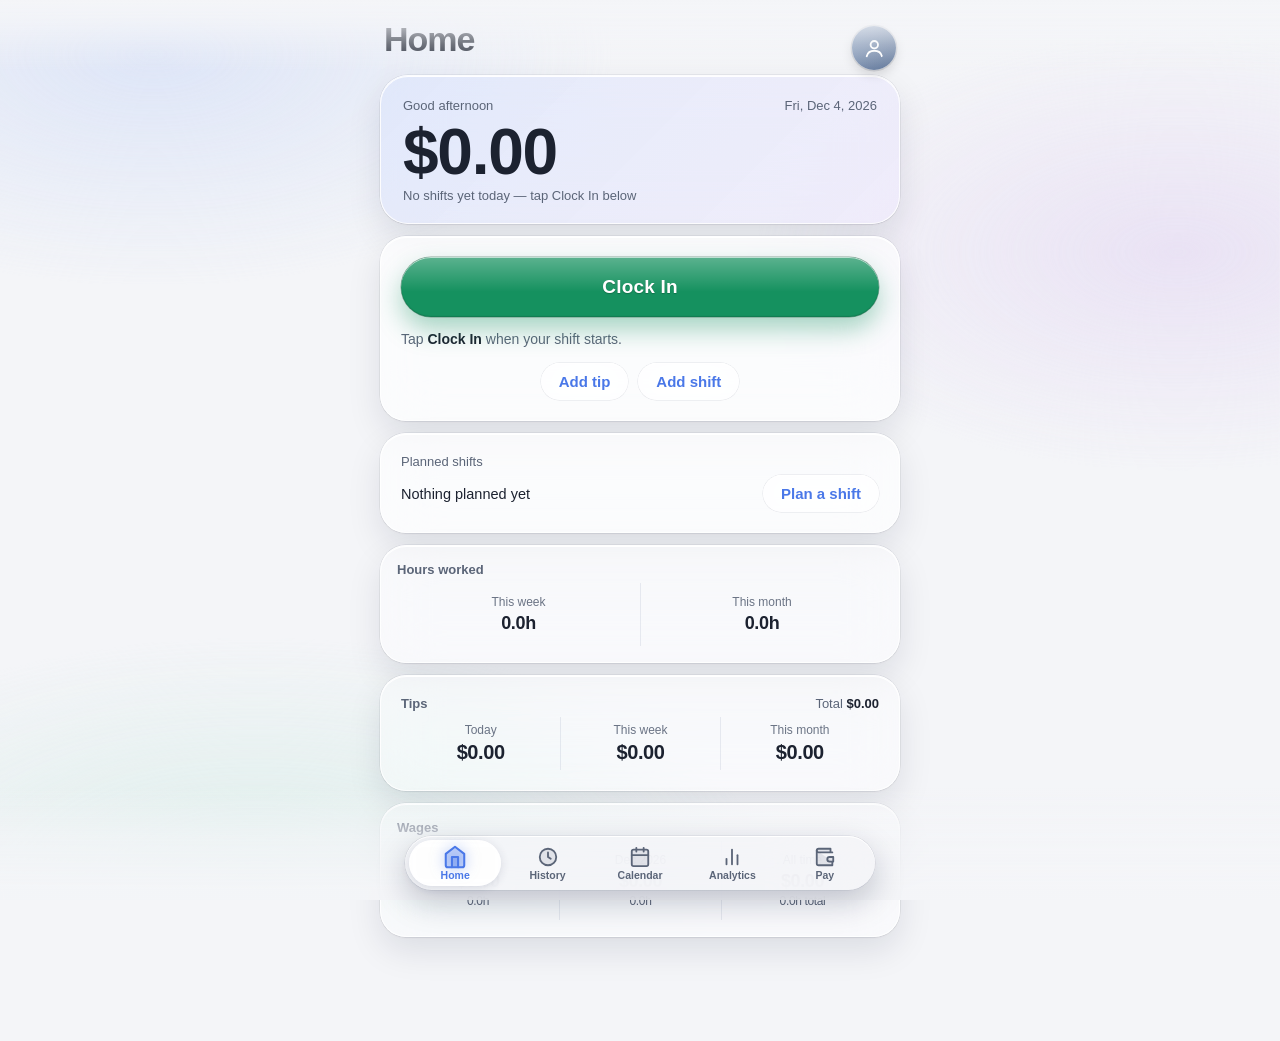
<file: index.html>
<!DOCTYPE html>
<html lang="en" data-theme="auto">
<head>
<meta charset="UTF-8">
<meta http-equiv="Content-Security-Policy" content="default-src 'none'; script-src 'self'; style-src 'self' 'unsafe-inline'; img-src 'self' data:; media-src 'self' blob:; connect-src 'self' https://script.google.com https://script.googleusercontent.com https://*.googleusercontent.com; manifest-src 'self'; worker-src 'self'; base-uri 'none'; form-action 'none'; object-src 'none'">
<meta name="referrer" content="no-referrer">
<link rel="canonical" href="https://achyuthsai87.github.io/work-clock/">
<style id="fb">html{visibility:hidden}</style>
<noscript><style>html{visibility:visible!important}</style></noscript>
<meta name="viewport" content="width=device-width, initial-scale=1, maximum-scale=1, user-scalable=no, viewport-fit=cover">
<meta name="apple-mobile-web-app-capable" content="yes">
<meta name="mobile-web-app-capable" content="yes">
<meta name="apple-mobile-web-app-status-bar-style" content="default">
<meta name="apple-mobile-web-app-title" content="Work Clock">
<meta name="theme-color" content="#f4f5f8">
<meta name="description" content="Work Clock: an offline time and earnings tracker. Clock in, clock out, see what you've earned.">
<meta name="format-detection" content="telephone=no">
<meta property="og:type" content="website">
<meta property="og:title" content="Work Clock">
<meta property="og:description" content="Offline time and earnings tracker.">
<meta property="og:image" content="./icon-512.png">
<meta name="color-scheme" content="light dark">
<link rel="manifest" href="./manifest.webmanifest">
<link rel="apple-touch-icon" href="./apple-touch-icon.png">
<link rel="apple-touch-startup-image" media="(device-width:440px) and (device-height:956px) and (-webkit-device-pixel-ratio:3) and (orientation:portrait) and (prefers-color-scheme:light)" href="./splash/1320x2868-light.png">
<link rel="apple-touch-startup-image" media="(device-width:440px) and (device-height:956px) and (-webkit-device-pixel-ratio:3) and (orientation:portrait) and (prefers-color-scheme:dark)" href="./splash/1320x2868-dark.png">
<link rel="apple-touch-startup-image" media="(device-width:402px) and (device-height:874px) and (-webkit-device-pixel-ratio:3) and (orientation:portrait) and (prefers-color-scheme:light)" href="./splash/1206x2622-light.png">
<link rel="apple-touch-startup-image" media="(device-width:402px) and (device-height:874px) and (-webkit-device-pixel-ratio:3) and (orientation:portrait) and (prefers-color-scheme:dark)" href="./splash/1206x2622-dark.png">
<link rel="apple-touch-startup-image" media="(device-width:430px) and (device-height:932px) and (-webkit-device-pixel-ratio:3) and (orientation:portrait) and (prefers-color-scheme:light)" href="./splash/1290x2796-light.png">
<link rel="apple-touch-startup-image" media="(device-width:430px) and (device-height:932px) and (-webkit-device-pixel-ratio:3) and (orientation:portrait) and (prefers-color-scheme:dark)" href="./splash/1290x2796-dark.png">
<link rel="apple-touch-startup-image" media="(device-width:393px) and (device-height:852px) and (-webkit-device-pixel-ratio:3) and (orientation:portrait) and (prefers-color-scheme:light)" href="./splash/1179x2556-light.png">
<link rel="apple-touch-startup-image" media="(device-width:393px) and (device-height:852px) and (-webkit-device-pixel-ratio:3) and (orientation:portrait) and (prefers-color-scheme:dark)" href="./splash/1179x2556-dark.png">
<link rel="apple-touch-startup-image" media="(device-width:428px) and (device-height:926px) and (-webkit-device-pixel-ratio:3) and (orientation:portrait) and (prefers-color-scheme:light)" href="./splash/1284x2778-light.png">
<link rel="apple-touch-startup-image" media="(device-width:428px) and (device-height:926px) and (-webkit-device-pixel-ratio:3) and (orientation:portrait) and (prefers-color-scheme:dark)" href="./splash/1284x2778-dark.png">
<link rel="apple-touch-startup-image" media="(device-width:390px) and (device-height:844px) and (-webkit-device-pixel-ratio:3) and (orientation:portrait) and (prefers-color-scheme:light)" href="./splash/1170x2532-light.png">
<link rel="apple-touch-startup-image" media="(device-width:390px) and (device-height:844px) and (-webkit-device-pixel-ratio:3) and (orientation:portrait) and (prefers-color-scheme:dark)" href="./splash/1170x2532-dark.png">
<link rel="apple-touch-startup-image" media="(device-width:375px) and (device-height:812px) and (-webkit-device-pixel-ratio:3) and (orientation:portrait) and (prefers-color-scheme:light)" href="./splash/1125x2436-light.png">
<link rel="apple-touch-startup-image" media="(device-width:375px) and (device-height:812px) and (-webkit-device-pixel-ratio:3) and (orientation:portrait) and (prefers-color-scheme:dark)" href="./splash/1125x2436-dark.png">
<link rel="apple-touch-startup-image" media="(device-width:414px) and (device-height:896px) and (-webkit-device-pixel-ratio:3) and (orientation:portrait) and (prefers-color-scheme:light)" href="./splash/1242x2688-light.png">
<link rel="apple-touch-startup-image" media="(device-width:414px) and (device-height:896px) and (-webkit-device-pixel-ratio:3) and (orientation:portrait) and (prefers-color-scheme:dark)" href="./splash/1242x2688-dark.png">
<link rel="apple-touch-startup-image" media="(device-width:414px) and (device-height:896px) and (-webkit-device-pixel-ratio:2) and (orientation:portrait) and (prefers-color-scheme:light)" href="./splash/828x1792-light.png">
<link rel="apple-touch-startup-image" media="(device-width:414px) and (device-height:896px) and (-webkit-device-pixel-ratio:2) and (orientation:portrait) and (prefers-color-scheme:dark)" href="./splash/828x1792-dark.png">
<link rel="apple-touch-startup-image" media="(device-width:414px) and (device-height:736px) and (-webkit-device-pixel-ratio:3) and (orientation:portrait) and (prefers-color-scheme:light)" href="./splash/1242x2208-light.png">
<link rel="apple-touch-startup-image" media="(device-width:414px) and (device-height:736px) and (-webkit-device-pixel-ratio:3) and (orientation:portrait) and (prefers-color-scheme:dark)" href="./splash/1242x2208-dark.png">
<link rel="apple-touch-startup-image" media="(device-width:375px) and (device-height:667px) and (-webkit-device-pixel-ratio:2) and (orientation:portrait) and (prefers-color-scheme:light)" href="./splash/750x1334-light.png">
<link rel="apple-touch-startup-image" media="(device-width:375px) and (device-height:667px) and (-webkit-device-pixel-ratio:2) and (orientation:portrait) and (prefers-color-scheme:dark)" href="./splash/750x1334-dark.png">
<title>Work Clock</title>
<link rel="icon" type="image/png" sizes="192x192" href="./icon-192.png">
<link rel="stylesheet" href="./style.css">
</head>
<body>
<div class="edge edge-top" aria-hidden="true"></div><div class="edge edge-bot" aria-hidden="true"></div>
<noscript><div style="padding:24px;font-family:sans-serif">Work Clock needs JavaScript enabled.</div></noscript>
<div class="wrap">
  <div class="topbar"><button id="avatarBtn" class="av" data-tab="settings" aria-label="Profile and settings"><span class="av-face" id="avFace"></span><span class="av-type" aria-hidden="true"><i></i><i></i><i></i></span></button></div>
  <section class="tabpane on" id="tab-home">
<div class="page-title">Home</div>
<div class="card nudge" id="backupNudge" hidden><div class="nudge-t">Back up your history</div><div class="nudge-s">Nothing has been saved off this phone lately. If iOS clears the app, your shifts would be gone.</div><div class="nudge-b"><button id="nudgeNow" class="btn primary">Back up now</button><button id="nudgeSync" class="link">Set up sync</button><button id="nudgeLater" class="link">Later</button></div></div>
<div class="hero">
    <div class="hero-top"><span id="greet">Hello</span><span id="heroDate"></span></div>
    <div class="hero-earn" id="heroEarn">$0.00</div>
    <div class="hero-sub" id="heroSub">earned today</div>
  </div>

<div class="card">
    <div class="jobpick" id="jobPickRow" hidden><div class="jp-h" id="jobPickH">Clock in for</div><div class="jchips" id="jobChips"></div><select id="jobPick" hidden></select></div>
    <button id="clockBtn" class="big-btn">Clock In</button>
    <div id="statusLine" class="status-line"></div>
    <button type="button" id="startEdit" class="link" style="display:none;margin:2px auto 8px">Started late? Change start time</button>
    <button id="cancelShift" class="cancel-shift" style="display:none">Discard this shift</button>
    <span id="tipToday" hidden></span>
    <div class="quickrow"><button id="tipBtn" class="link">Add tip</button><i></i><button id="manualBtn" class="link">Add shift</button></div>
  </div>

<div class="card planbox">
    <div class="pay-h">Planned shifts</div>
    <div class="planrow"><div id="planLine" class="plan-line"></div><button id="planBtn" class="link">Plan a shift</button></div>
  </div>

<div class="homeview" id="homeJobRow" hidden><div class="jp-h">Showing</div><div class="jchips" id="homeChips"></div></div>

<div class="card"><div class="tipbox-top"><span class="tipbox-h">Hours worked</span></div><div class="stats flat3 hrs2">
    <div class="stat"><div class="label">This week</div><div class="val" id="hrsWeek">0.0h</div></div>
    <div class="stat"><div class="label">This month</div><div class="val" id="hrsMonth">0.0h</div></div>
  </div></div>

<div class="card tipbox">
    <div class="tipbox-top"><span class="tipbox-h" id="tipHead">Tips</span><span class="tipbox-t tap" id="tipTot" role="button" tabindex="0" aria-label="See tips month by month">Total <b id="tipAll">$0.00</b></span></div>
    <div class="stats tips3">
      <div class="stat"><div class="label">Today</div><div class="val" id="tipDay">$0.00</div></div>
      <div class="stat tap" id="tipWeekStat" role="button" tabindex="0" aria-label="See this week day by day"><div class="label">This week</div><div class="val" id="tipWeek">$0.00</div></div>
      <div class="stat tap" id="tipMonthStat" role="button" tabindex="0" aria-label="See this month week by week"><div class="label">This month</div><div class="val" id="tipMonth">$0.00</div></div>
    </div>
  </div>

<div class="card"><div class="tipbox-top"><span class="tipbox-h" id="wageHead">Wages</span></div><div class="stats flat3">
    <div class="stat"><div class="label">Today</div><div class="val" id="statToday">—</div></div>
    <div class="stat tap" id="monthStat" role="button" tabindex="0" aria-label="See this month week by week"><div class="label" id="monthLabel">This month</div><div class="val" id="statMonth">—</div></div>
    <div class="stat tap" id="allStat" role="button" tabindex="0" aria-label="See all time month by month"><div class="label">All time</div><div class="val" id="statAll">—</div></div>
  </div></div>
  <div id="jobCards" class="jobcards" hidden></div>
  </section>
  <section class="tabpane" id="tab-history">
  <div class="page-title">History</div>
<div class="card">
    <div class="jchips hist-chips" id="histChips" hidden></div>
    <div class="hfilter"><select id="histJob" aria-label="Filter by job" hidden></select><input id="histQ" type="search" placeholder="Search notes, dates, months" autocomplete="off" maxlength="40" aria-label="Search history"><select id="histMonth" aria-label="Jump to month"></select><button type="button" class="hf-btn" id="histFilterBtn" aria-label="Filter by hours and amount"><svg viewBox="0 0 24 24" fill="none" stroke="currentColor" stroke-width="2" stroke-linecap="round" aria-hidden="true"><path d="M4 7h10M18 7h2M4 17h2M10 17h10"/><circle cx="16" cy="7" r="2"/><circle cx="8" cy="17" r="2"/></svg><b id="histFilterN" hidden></b></button></div>
    <div id="histSum" class="hsum" hidden></div>
    <div id="history"></div>
  </div>
  </section>
  <section class="tabpane" id="tab-calendar">
  <div class="page-title">Calendar</div>
  <div class="card">
    <div class="cal-head"><button id="calPrev" class="icon-btn" aria-label="Previous month">&#8249;</button><div class="cal-title" id="calTitle"></div><button id="calNext" class="icon-btn" aria-label="Next month">&#8250;</button></div>
    <div class="cal-grid cal-dow" aria-hidden="true"><span>Mon</span><span>Tue</span><span>Wed</span><span>Thu</span><span>Fri</span><span>Sat</span><span>Sun</span></div>
    <div class="cal-grid" id="calGrid"></div>
    <div class="cal-legend"><span><i class="lg lg-w"></i>Worked</span><span><i class="lg lg-p"></i>Planned</span><span><i class="lg lg-o"></i>Day off</span></div>
    <div class="hsum" id="calSum"></div>
  </div>
  <div class="card"><div class="pay-h">Coming up</div><div id="calNextList"></div></div>
  </section>
  <section class="tabpane" id="tab-analytics">
  <div class="page-title">Analytics</div>
  <div class="anajob-row" id="anaJobRow" hidden><div class="jchips" id="anaChips"></div><select id="anaJob" aria-label="Job" hidden></select></div>
<div class="card" style="margin-top:12px">
    <div class="pay-h">Earned</div>
    <div class="earn3">
      <div><small>This week</small><b id="ernWeek">$0.00</b><span id="ernWeekS"></span></div>
      <div><small>This month</small><b id="ernMonth">$0.00</b><span id="ernMonthS"></span></div>
      <div><small>All time</small><b id="ernAll">$0.00</b><span id="ernAllS"></span></div>
    </div>
    <div class="sub" style="margin-top:8px">Wages from your hours plus tips.</div>
  </div>

<div class="card" style="margin-top:12px">
    <div class="card-head"><span class="t">Monthly earnings</span><span class="mon-key"><i class="kw"></i>Wages <i class="kt"></i>Tips</span></div>
    <div class="ana-nav"><button id="monPrev" aria-label="Earlier months">‹</button><span id="monRange"></span><button id="monNext" aria-label="Later months">›</button></div>
    <canvas id="chart" width="600" height="340"></canvas>
    <div class="mon-hint">Tap a month for its week-by-week breakdown</div>
  </div>

<div class="card" style="margin-top:12px">
    <div class="card-head"><span class="t">Analytics</span><span class="seg" id="anaSeg"><button data-p="week">Week</button><button data-p="month">Month</button><button data-p="year">Year</button></span></div>
    <div class="ana-nav"><button id="anaPrev" aria-label="Previous">‹</button><span id="anaRange"></span><button id="anaNext" aria-label="Next">›</button></div>
    <canvas id="anaChart" width="600" height="300"></canvas>
    <div id="anaTip" class="ana-tip" hidden role="status"></div>
    <div class="ana-grid" id="anaStats"></div>
  </div>

<div class="card" style="margin-top:12px">
    <div class="card-head"><span class="t">Activity</span><span class="sub" style="margin:0;font-size:12px">last 15 weeks</span></div>
    <div class="hm" id="hm" role="img" aria-label="Activity heatmap"></div>
    <div class="hm-foot"><span id="hmInfo">Tap a square</span><span class="hm-legend">Less <i class="l0"></i><i class="l1"></i><i class="l2"></i><i class="l3"></i><i class="l4"></i> More</span></div>
  </div>

<div class="card" style="margin-top:12px">
    <div style="font-weight:700; margin-bottom:8px">Insights <span style="font-weight:400;color:var(--muted);font-size:12px">all time</span></div>
    <div class="ana-grid" id="anaInsights"></div>
    <div style="font-weight:700; margin:16px 0 4px; font-size:14px">By weekday</div>
    <div id="anaWeekday"></div>
  </div>

<div class="card" style="margin-top:12px">
    <div class="card-head"><span class="t">Data lab 🧪</span><span class="sub" style="margin:0;font-size:12px" id="labN"></span></div>
    <div class="ana-grid" id="labTiles"></div>
    <div class="lab-h">Weekly hours · trend &amp; forecast</div>
    <canvas id="trendChart" width="600" height="300"></canvas>
    <div class="lab-note" id="trendNote"></div>
    <div class="lab-h">Shift length distribution</div>
    <div id="histo"></div>
    <div class="lab-h">Findings</div>
    <ul class="findings" id="findings"></ul>
  </div>

<div class="card" style="margin-top:12px">
    <div class="card-head"><span class="t" id="lvlTitle">Level 1</span><span class="sub" style="margin:0;font-size:12px" id="lvlSub"></span></div>
    <div class="xp"><i id="xpBar"></i></div>
    <button class="fact" id="factBtn" type="button"><span class="fact-e" id="factE">✨</span><span id="factTxt">Clock a few shifts and fun facts will show up here.</span></button>
  </div>

<div class="card" style="margin-top:12px">
    <div class="card-head"><span class="t">Achievements</span><span class="sub" style="margin:0;font-size:12px" id="badgeCount"></span></div>
    <div class="next" id="badgeNext"></div>
    <div class="badges" id="badges"></div>
  </div>

  <div class="card" id="tipYieldCard" hidden>
    <div class="pay-h">Tip yield</div>
    <div class="job-hint" id="tyNote" style="margin:-4px 0 10px"></div>
    <div class="ty-h">By weekday</div><div id="tyWeekday"></div>
    <div class="ty-h">By time of day</div><div id="tyDaypart"></div>
  </div>
  </section>
  <section class="tabpane" id="tab-pay">
  <div class="page-title">Pay</div>
  <div class="homeview" id="payJobRow" hidden><div class="jp-h">Showing</div><div class="jchips" id="payChips"></div></div>
  <div class="card">
    <div class="pay-h">Owed to you</div>
    <div class="pay-big" id="payOwed">$0.00</div>
    <div class="pay-sub" id="payOwedSub">Log what you're paid and it shows here.</div>
    <div class="pay-sub" id="payHeld" hidden></div>
    <div class="pbar"><i id="payBar"></i></div>
    <div class="stats pay2">
      <div class="stat"><div class="label">Earned</div><div class="val" id="payEarned">$0.00</div></div>
      <div class="stat"><div class="label">Received</div><div class="val" id="payRecv">$0.00</div></div>
    </div>
    <button id="payAdd" class="big-btn pay-btn">+ Log a payment</button>
    <div style="text-align:center"><button id="stmtBtn" class="link">Pay statement for the owner</button></div>
  </div>
  <div class="card" id="payNext" style="display:none"><div id="payNextTxt"></div></div>
  <div class="card warn" id="payDue" style="display:none"><div id="payDueTxt"></div></div>
  <div class="card">
    <div class="pay-h" id="payMonthLabel">This month</div>
    <div class="stats pay3">
      <div class="stat"><div class="label">Earned</div><div class="val" id="payMEarn">$0.00</div></div>
      <div class="stat"><div class="label">Received</div><div class="val" id="payMRecv">$0.00</div></div>
      <div class="stat"><div class="label">Short by</div><div class="val" id="payMBal">$0.00</div></div>
    </div>
  </div>
  <div class="card" id="taxCard" hidden>
    <div class="pay-h" id="taxH">Set aside for tax</div>
    <div class="stats pay2">
      <div class="stat"><div class="label" id="taxML">This month</div><div class="val" id="taxM">$0.00</div></div>
      <div class="stat"><div class="label">All time</div><div class="val" id="taxA">$0.00</div></div>
    </div>
    <div class="job-hint">An estimate of wages plus tips, so you know how much to keep aside. Change the percentage in Settings.</div>
  </div>
  <div class="card" id="expCard">
    <div class="tipbox-top"><span class="tipbox-h">Expenses</span><button id="expAdd" class="link">+ Add</button></div>
    <div class="stats pay2">
      <div class="stat"><div class="label" id="expML">This month</div><div class="val" id="expM">$0.00</div></div>
      <div class="stat"><div class="label">All time</div><div class="val" id="expA">$0.00</div></div>
    </div>
    <div class="job-hint" id="expNet" hidden></div>
    <div id="expList"></div>
  </div>
  <div class="card"><div class="pay-h">Month by month</div><div id="payMonths"></div></div>
  <div class="card"><div class="pay-h">Payments received</div><div id="payList"></div></div>
  </section>
  <section class="tabpane" id="tab-settings">
  <div class="page-title">Settings</div>
<div class="card" id="profileCard">
    <div class="pay-h">Profile</div>
    <div class="prof-top"><div class="av big still" id="profPrev"><span class="av-face"></span></div>
      <div class="prof-name" id="nameView"><span id="nameText" class="nm">Add your name</span><button type="button" class="pencil" id="nameEdit" aria-label="Edit name"><svg viewBox="0 0 24 24" fill="none" stroke="currentColor" stroke-width="2" stroke-linecap="round" stroke-linejoin="round" aria-hidden="true"><path d="M4 20h4L19 9a2.8 2.8 0 0 0-4-4L4 16z"/><path d="M13.5 6.5l4 4"/></svg></button></div>
      <div class="prof-edit" id="nameBox" hidden><input id="profName" type="text" maxlength="30" autocomplete="off" autocapitalize="words" spellcheck="false" placeholder="Your name" aria-label="Your name"><button type="button" class="icon-btn" id="nameDone">Done</button></div></div>
    <div class="sub" style="margin:12px 2px 8px">Picture</div>
    <div class="av-grid" id="avGrid"></div>
    <div class="prof-links"><button type="button" class="link" id="avUpload">Upload a photo</button><button type="button" class="link danger-link" id="avRemove" hidden>Remove photo</button></div>
    <input type="file" id="avFile" accept="image/*" hidden>
    <div class="sub" id="profMsg" style="margin:4px 2px 0"></div>
  </div>

<div class="card">
    <div class="pay-h">Pay</div>
    <div class="settings-row"><span>Pay rate<small>$ per hour, for new shifts</small></span><input id="rateInput" type="number" min="0" step="0.25" inputmode="decimal"></div>
    <div class="settings-row"><span>Unpaid break</span><select id="breakInput" aria-label="Unpaid break"></select></div>
    <div class="settings-row" id="breakAfterRow" style="display:none"><span>Only on shifts of</span><select id="breakAfterInput" aria-label="Only on shifts of"></select></div>
    <div class="settings-row"><span>Pay cycle<small>how often you're paid</small></span><select id="cycleInput" aria-label="Pay cycle"><option value="">Not set</option><option value="weekly">Every week</option><option value="biweekly">Every 2 weeks</option><option value="monthly">Monthly, on a date</option></select></div>
    <div class="settings-row" id="paydayRow"><span>Payday<small>day of each month</small></span><select id="paydayInput" aria-label="Payday"></select></div>
    <div class="settings-row" id="anchorRow" style="display:none"><span>A payday<small>any past or upcoming one</small></span><input id="anchorInput" type="date" aria-label="A payday"></div>
    <div class="settings-row"><span>Weekend premium<small>extra % on Sat and Sun, new shifts</small></span><input id="wkndInput" type="number" min="0" max="300" step="1" inputmode="decimal" placeholder="0"></div>
    <div class="settings-row"><span>Tax set-aside<small>% of wages and tips to keep aside</small></span><input id="taxInput" type="number" min="0" max="60" step="0.5" inputmode="decimal" placeholder="0"></div>
    <div class="settings-row"><span>Mileage rate<small>$ per mile, used for mileage</small></span><input id="mileInput" type="number" min="0" max="10" step="0.005" inputmode="decimal" placeholder="0"></div>
  </div>

  <div class="card">
    <div class="pay-h">Optional pay rules</div>
    <div class="job-hint">All off until you turn them on. Leave blank if they don't apply to your job.</div>
    <div class="settings-row"><span>Overtime after<small>hours per week</small></span><input id="otWeekInput" type="number" min="0" max="168" step="0.5" inputmode="decimal" placeholder="Off"></div>
    <div class="settings-row"><span>Overtime after<small>hours per day</small></span><input id="otDayInput" type="number" min="0" max="24" step="0.5" inputmode="decimal" placeholder="Off"></div>
    <div class="settings-row" id="otPctRow" style="display:none"><span>Overtime pay<small>extra % on those hours</small></span><input id="otPctInput" type="number" min="0" max="300" step="1" inputmode="decimal" placeholder="50"></div>
    <div class="settings-row"><span>Holiday pay<small>extra % on days you mark as holidays in the Calendar</small></span><input id="holInput" type="number" min="0" max="300" step="1" inputmode="decimal" placeholder="Off"></div>
    <div class="settings-row"><span>Gross and take-home<small>log gross wages next to what you received</small></span><select id="netInput" aria-label="Gross and take-home"><option value="">Off</option><option value="1">On</option></select></div>
  </div>

<div class="card">
    <div class="pay-h">Jobs</div>
    <div id="jobList"></div>
    <div class="job-hint">Your main job uses the pay rate above. Other jobs have their own rate.</div>
    <button id="jobAdd" class="link" style="margin-top:6px">+ Add a job</button>
  </div>

<div class="card">
    <div class="pay-h">App &amp; data</div>
    <div class="settings-row"><span>Appearance</span><span class="seg" id="themeSeg"><button data-t="auto">Auto</button><button data-t="light">Light</button><button data-t="dark">Dark</button></span></div>
    <div class="settings-row"><span>Export</span><span><button class="icon-btn" id="csvBtn">CSV</button><button class="icon-btn" id="xlsxBtn">Excel</button><button class="icon-btn" id="jsonBtn">Backup</button></span></div>
    <div class="settings-row"><span>Restore backup</span><span><button class="icon-btn" id="importBtn">Import</button><input type="file" id="importFile" accept="application/json" style="display:none"></span></div>
    <div class="settings-row"><span style="color:var(--red)">Delete all data</span><button class="icon-btn danger" id="wipeBtn">Delete</button></div>
  </div>

<div class="card" id="locCard">
    <div class="pay-h">Location</div>
    <div class="sub" style="margin-bottom:8px">For jobs at a fixed place, Work Clock notes where you are at the moment you tap Clock in and Clock out, so your owner can see you were at the store. For jobs on the road (like deliveries) it saves nothing. It never tracks you in the background. The spot is saved with the shift, on this phone and in your sheets.</div>
    <div class="settings-row"><span>Record where I clock in and out</span><button class="ios-switch" id="locToggle" role="switch" aria-checked="true" aria-label="Record location"></button></div>
    <div id="locWork"></div>
    <div class="sub" id="locMsg" style="margin:4px 2px 0"></div>
  </div>

<div class="card">
    <div class="pay-h">Google Sheets sync</div>
    <div class="sub" style="margin-bottom:8px">Back up to your Google Sheet. Add more than one for extra copies. The first one is your main sheet: it is the one your shifts are restored from. Reinstalling the app? Add your sheet again to get your shifts back.</div>
    <div id="sheetList" class="sheet-list"></div>
    <button type="button" class="btn ghost sheet-add" id="sheetAdd">Add a sheet</button>
    <div class="settings-row" style="margin-top:10px"><span>Auto-sync</span><button class="ios-switch" id="syncToggle" role="switch" aria-checked="false" aria-label="Auto-sync"></button></div>
    <details class="shortcut-help"><summary>iPhone Shortcuts: clock in and out from the lock screen</summary>
      <div class="shortcut-body">
        <p>Make two Shortcuts (Shortcuts app → +): <b>Clock In</b> and <b>Clock Out</b>. Each has one action, <b>Get Contents of URL</b>:</p>
        <ol><li>URL: the web app URL of your main sheet (tap it in the list above)</li><li>Method: <b>POST</b></li><li>Request Body: <b>JSON</b>, with three Text fields:<br><code>action</code> = <code>punch</code><br><code>kind</code> = <code>in</code> (or <code>out</code>)<br><code>secret</code> = that sheet's secret</li></ol>
        <p>Then in Shortcuts → Automation, add <b>Arrive</b> at work → run Clock In (and <b>Leave</b> → Clock Out), or put them on the Action Button or a Lock Screen widget. Open Work Clock afterwards and the shift appears with the exact time you tapped. The app has to be open for sync to pull it in, and Auto-sync must be on.</p>
      </div></details>
    <div class="settings-row"><span id="syncStatus" role="status" aria-live="polite">Not set up</span><button class="icon-btn" id="syncNowBtn">Sync now</button></div>
    <div class="sync-bar" id="syncBar" hidden role="progressbar" aria-label="Sync progress" aria-valuemin="0" aria-valuemax="100"><i></i></div>
  </div>

<div class="card">
    <div style="font-weight:700; margin-bottom:4px">Privacy &amp; security</div>
    <div class="sub" style="margin-bottom:8px">Your shifts live only on this device (plus your own sheet if sync is on). Backups never contain your sync secret.</div>
    <div class="settings-row"><span>App lock <span style="color:var(--muted)">(Face ID / passcode)</span></span><button class="ios-switch" id="lockToggle" role="switch" aria-checked="false" aria-label="App lock"></button></div>
    <div class="sub" id="lockStatus" style="margin:0 2px 4px">Off</div>
  </div>

<div class="card">
    <div style="font-weight:700; margin-bottom:4px">App</div>
    <div class="sub" style="margin-bottom:8px">Updates install by themselves when you open the app online. You never need to delete it. Your data stays on the device.</div>
    <div class="settings-row"><span>Version <span id="appVer" style="color:var(--muted)"></span></span><button class="icon-btn" id="updateBtn">Update now</button></div>
  </div>
  </section>

  <nav class="tabbar" data-optional>
    <button data-tab="home" class="on"><svg viewBox="0 0 24 24" fill="none" stroke="currentColor" stroke-width="2" stroke-linecap="round" stroke-linejoin="round"><path d="M3 9l9-7 9 7v11a2 2 0 0 1-2 2H5a2 2 0 0 1-2-2z"/><path d="M9 22V12h6v10"/></svg><span>Home</span></button>
    <button data-tab="history"><svg viewBox="0 0 24 24" fill="none" stroke="currentColor" stroke-width="2" stroke-linecap="round" stroke-linejoin="round"><circle cx="12" cy="12" r="9"/><path d="M12 7v5l3 2"/></svg><span>History</span></button>
    <button data-tab="calendar"><svg viewBox="0 0 24 24" fill="none" stroke="currentColor" stroke-width="2" stroke-linecap="round" stroke-linejoin="round"><rect x="3" y="4" width="18" height="18" rx="2"/><path d="M16 2v4M8 2v4M3 10h18"/></svg><span>Calendar</span></button>
    <button data-tab="analytics"><svg viewBox="0 0 24 24" fill="none" stroke="currentColor" stroke-width="2" stroke-linecap="round" stroke-linejoin="round"><line x1="18" y1="20" x2="18" y2="10"/><line x1="12" y1="20" x2="12" y2="4"/><line x1="6" y1="20" x2="6" y2="14"/></svg><span>Analytics</span></button>
    <button data-tab="pay"><svg viewBox="0 0 24 24" fill="none" stroke="currentColor" stroke-width="2" stroke-linecap="round" stroke-linejoin="round"><path d="M20 7H5a2 2 0 0 1 0-4h13v4"/><path d="M3 5v14a2 2 0 0 0 2 2h15v-4"/><path d="M21 12v5h-4a2.5 2.5 0 0 1 0-5z"/></svg><span>Pay</span></button>

  </nav>
</div>

<div class="modal-bg" id="shBg">
  <div class="modal">
    <h2 id="shTitle">Add a sheet</h2>
    <form id="syncForm" autocomplete="on" action="#">
      <div class="field"><label for="syncName">Sheet file name</label><input id="syncName" type="text" maxlength="40" autocomplete="off" autocapitalize="words" spellcheck="false" placeholder="e.g. Work Clock backup"></div>
      <div class="field"><label for="syncUrl">Web app URL</label><input id="syncUrl" name="username" type="text" autocomplete="username" autocapitalize="off" autocorrect="off" spellcheck="false" placeholder="https://script.google.com/.../exec" inputmode="url"></div>
      <div class="field"><label for="syncSecret">Secret</label><input id="syncSecret" name="password" type="password" autocomplete="current-password" placeholder="Same secret as in the script"></div>
      <div class="sub sh-err" id="shErr" hidden></div>
      <div class="btn-row"><button type="button" class="btn ghost" id="shClose">Close</button><button type="submit" class="btn primary" id="syncSaveBtn">Save &amp; connect</button></div>
    </form>
    <div class="sh-more" id="shMore">
      <button type="button" class="link" id="syncDownBtn">Restore from this sheet</button>
      <button type="button" class="link" id="shMain">Make this the main sheet</button>
      <button type="button" class="link danger-link" id="shRemove">Remove this sheet</button>
    </div>
  </div>
</div>

<div class="modal-bg" id="hfBg">
  <div class="modal">
    <h2>Filter history</h2>
    <div class="field"><label for="hfHMin">Hours worked</label><div class="range"><input id="hfHMin" type="number" inputmode="decimal" min="0" max="168" step="0.25" placeholder="From"><span>to</span><input id="hfHMax" type="number" inputmode="decimal" min="0" max="168" step="0.25" placeholder="To"></div></div>
    <div class="field"><label for="hfAMin">Amount earned ($)</label><div class="range"><input id="hfAMin" type="number" inputmode="decimal" min="0" step="0.01" placeholder="From"><span>to</span><input id="hfAMax" type="number" inputmode="decimal" min="0" step="0.01" placeholder="To"></div></div>
    <div class="sub" id="hfCount" style="margin:0 2px 12px"></div>
    <div class="btn-row"><button type="button" class="btn ghost" id="hfReset">Reset</button><button type="button" class="btn primary" id="hfClose">Close</button></div>
  </div>
</div>

<div class="modal-bg" id="rateBg">
  <div class="modal">
    <h2>New pay rate</h2>
    <div id="rateMsg" style="font-size:14px;color:var(--muted);margin:-6px 0 12px"></div>
    <div class="field"><label>Starting from</label><input type="date" id="rateFrom"><div style="font-size:12px;color:var(--muted);margin-top:5px">Shifts from this day on switch to the new rate, including ones you already clocked. Earlier shifts keep their old rate.</div></div>
    <div class="btn-row">
      <button class="btn ghost" id="rateCancel">Cancel</button>
      <button class="btn primary" id="rateSave">Apply</button>
    </div>
  </div>
</div>

<div class="modal-bg" id="endBg">
  <div class="modal">
    <h2>When did you finish?</h2>
    <div class="field"><label>Clock-out time</label><input type="time" id="endTime"></div>
    <div class="btn-row">
      <button class="btn ghost" id="endCancel">Cancel</button>
      <button class="btn primary" id="endSave">Save</button>
    </div>
  </div>
</div>


<div class="modal-bg" id="brkBg">
  <div class="modal">
    <h2>Take a break</h2>
    <div class="chips brk-type" role="group" aria-label="Break type"><button type="button" id="brkUnpaid" class="on" aria-pressed="true">Unpaid</button><button type="button" id="brkPaid" aria-pressed="false">Paid</button></div>
    <div class="sub" id="brkNote" style="margin:8px 0 4px;text-align:center">Unpaid. It comes off this shift's hours.</div>
    <div class="wheels"><div class="wheel-band"></div>
      <div class="wheel" id="wheelH" aria-label="Hours"></div><span class="wheel-u">hr</span>
      <div class="wheel" id="wheelM" aria-label="Minutes"></div><span class="wheel-u">min</span>
    </div>
    <div class="brk-sum" id="brkSum">No break</div>
    <div class="btn-row">
      <button class="btn ghost" id="brkCancel" type="button">Cancel</button>
      <button class="btn primary" id="brkSave" type="button">Start</button>
    </div>
    <button class="link" id="brkClear" type="button" hidden style="display:block;margin:10px auto 0">Remove break</button>
  </div>
</div>

<div class="modal-bg" id="startBg">
  <div class="modal">
    <h2>When did you start?</h2>
    <div class="chips" id="startQuick"><button type="button" data-m="5">5 min earlier</button><button type="button" data-m="10">10 min earlier</button><button type="button" data-m="15">15 min earlier</button><button type="button" data-m="30">30 min earlier</button></div>
    <div class="field"><label>Clock-in time</label><input type="time" id="startTime"></div>
    <div class="btn-row">
      <button class="btn ghost" id="startCancel">Cancel</button>
      <button class="btn primary" id="startSave">Save</button>
    </div>
  </div>
</div>

<div class="modal-bg" id="missBg" role="dialog" aria-modal="true" aria-labelledby="missTitle">
  <div class="modal">
    <h2 id="missTitle">Did you work this shift?</h2>
    <div class="cfm-msg" id="missMsg"></div>
    <div class="miss-btns">
      <button class="btn primary" id="missYes" type="button">Yes, log it as planned</button>
      <button class="btn ghost" id="missDiff" type="button">I worked different hours</button>
      <button class="btn ghost" id="missOff" type="button">I was off that day</button>
      <button class="btn ghost" id="missSkip" type="button">I didn't work it, remove it</button>
      <button class="link" id="missLater" type="button">Decide later</button>
    </div>
  </div>
</div>


<div class="modal-bg" id="monBg">
  <div class="modal">
    <button class="link mw-up" id="mwBack" type="button" hidden>‹ Months</button>
    <h2 id="monTitle">Week</h2>
    <div class="ana-nav"><button id="mwPrev" aria-label="Previous week">‹</button><span id="mwLab"></span><button id="mwNext" aria-label="Next week">›</button></div>
    <div class="mw-stats" id="mwStats"></div>
    <canvas id="wkChart" width="600" height="300"></canvas>
    <div class="mon-hint" id="mwNote"></div>
    <div class="btn-row"><button class="btn ghost" id="mwHome" type="button" hidden>Back</button><button class="btn ghost" id="mwClose" type="button">Close</button></div>
  </div>
</div>

<div class="modal-bg" id="delBg" role="dialog" aria-modal="true" aria-labelledby="delH">
  <div class="modal cfm">
    <h2 id="delH">Remove weekly shift</h2>
    <p id="delMsg" class="cfm-msg"></p>
    <button class="btn ghost" id="delOne" type="button" style="width:100%;margin-bottom:8px"></button>
    <button class="btn primary" id="delFuture" type="button" style="width:100%"></button>
    <button class="link" id="delNo" type="button" style="display:block;margin:10px auto 0">Cancel</button>
  </div>
</div>

<div class="modal-bg" id="lateBg" role="dialog" aria-modal="true" aria-labelledby="lateH">
  <div class="modal cfm">
    <h2 id="lateH">Start now?</h2>
    <p id="lateMsg" class="cfm-msg"></p>
    <div class="btn-row">
      <button class="btn ghost" id="lateEdit" type="button">Edit start time</button>
      <button class="btn primary" id="lateGo" type="button">Start now</button>
    </div>
    <button class="link" id="lateNo" type="button" style="display:block;margin:10px auto 0">Cancel</button>
  </div>
</div>
<div class="modal-bg" id="cfmBg" role="dialog" aria-modal="true" aria-labelledby="cfmTitle">
  <div class="modal cfm">
    <h2 id="cfmTitle">Are you sure?</h2>
    <p id="cfmMsg" class="cfm-msg"></p>
    <div class="btn-row">
      <button class="btn ghost" id="cfmNo" type="button">Cancel</button>
      <button class="btn primary" id="cfmYes" type="button">Confirm</button>
    </div>
  </div>
</div>
<div id="fsClock" class="fs-clock" hidden role="dialog" aria-modal="true" aria-label="Shift timer">
  <div class="fs-glow" aria-hidden="true"></div>
  <div class="av working fs-av" id="fsAv" aria-hidden="true"><span class="av-face" id="fsAvFace"></span><span class="av-type"><i></i><i></i><i></i></span></div>
  <div class="fs-top">
  <div class="fs-live"><span class="dot"></span>Shift in progress</div>
    <div class="fs-loc" id="fsLoc" hidden></div>
    <div class="fs-job" id="fsJob" hidden><span class="fj-dot"><i></i></span><span id="fsJobName"></span></div>
  </div>
  <div class="fs-mid">
  <div class="fs-time" id="fsTime"><span id="fsH">00</span><i>:</i><span id="fsM">00</span><i>:</i><span id="fsS">00</span></div>
  <div class="fs-track" id="fsTrack" aria-hidden="true" hidden><i id="fsFill"></i><i id="fsExtra" class="x"></i><u class="sp" style="left:18%"></u><u class="sp" style="left:50%"></u><u class="sp" style="left:82%"></u></div>
  <div class="fs-plan" id="fsPlan" hidden></div>
  <div class="fs-earn" id="fsEarn"></div>
  </div>
  <div class="fs-bot">
  <div class="fs-row"><button id="fsBreak" class="fs-sub fs-brk" type="button">Break</button></div>
  <button id="fsOut" class="fs-out">Clock Out</button>
  </div>
  <button id="fsMin" class="fs-min" aria-label="Minimise timer"><span class="fs-chev" aria-hidden="true"></span><span>Swipe up to minimise</span></button>
</div>
<div id="undoBar" class="toast ios-banner" role="status" aria-live="polite" hidden><span class="ub-ico" aria-hidden="true"><svg viewBox="0 0 24 24" fill="none" stroke="currentColor" stroke-width="2" stroke-linecap="round" stroke-linejoin="round"><path d="M3 6h18M8 6V4h8v2M6 6l1 14h10l1-14"/></svg></span><span id="undoTxt"></span><button id="undoBtn" class="link">Undo</button><i class="ub-bar"></i></div>

<div id="toast" class="toast" hidden><span id="toastTxt"></span><button id="toastBtn" class="link">Change time</button></div>

<div class="modal-bg" id="stmtBg">
  <div class="modal">
    <h2>Pay statement</h2>
    <div class="chips" id="stmtQuick"><button type="button" data-q="month">This month</button><button type="button" data-q="last">Last month</button><button type="button" data-q="payday" id="stmtPd">Since payday</button><button type="button" data-q="all">All time</button></div>
    <div class="field" id="stmtJobF" hidden><label>Job</label><select id="stmtJob"></select></div>
    <div class="field"><label>From</label><input type="date" id="stmtFrom"></div>
    <div class="field"><label>To</label><input type="date" id="stmtTo"></div>
    <div class="btn-row">
      <button class="btn ghost" id="stmtCancel">Cancel</button>
      <button class="btn primary" id="stmtGo">Create</button>
    </div>
  </div>
</div>

<div id="stmt" class="stmt" hidden>
  <div class="stmt-bar"><button class="btn ghost" id="stmtClose">Close</button><button class="btn ghost" id="stmtCopy">Copy text</button><button class="btn primary" id="stmtPrint">Print / PDF</button></div>
  <div class="stmt-page" id="stmtPage"></div>
</div>

<div class="modal-bg" id="payBg">
  <div class="modal">
    <h2 id="payTitle">Log payment</h2>
    <div class="field" id="payJobF" hidden><label>Which job paid you</label><select id="payJobSel"></select></div>
    <div class="field"><label>Amount received</label><input type="number" id="payAmt" inputmode="decimal" min="0" max="10000000" step="0.01" placeholder="0.00"></div>
    <div class="field" id="payGrossF" hidden><label>Gross wages this payment covers (optional)</label><input type="number" id="payGross" inputmode="decimal" min="0" max="10000000" step="0.01" placeholder="Same as above if left empty"></div>
    <button type="button" class="link" id="payFill" style="margin:-6px 0 10px">Use the amount still owed</button>
    <div class="field"><label>Date</label><input type="date" id="payDate"></div>
    <div class="field"><label>Note (optional)</label><input type="text" id="payNote" maxlength="60" placeholder="e.g. cash, Zelle, week 2"></div>
    <div class="btn-row">
      <button class="btn ghost" id="payCancel">Cancel</button>
      <button class="btn primary" id="paySave">Save</button>
    </div>
  </div>
</div>

<div class="modal-bg" id="planBg">
  <div class="modal">
    <h2 id="planTitle">Plan a shift</h2>
    <div class="cfm-msg" style="margin-bottom:12px">Clocks you in and out at these times. The app can't run while it's closed, so it fills the shift in the next time you open it, with hours counted from the exact times. You can still edit it in History.</div>
    <div class="field" id="planJobF" hidden><label>Job</label><select id="planJob"></select></div>
    <div class="field"><label>Date</label><input type="date" id="planDate"></div>
    <div class="field"><label>Starts</label><input type="time" id="planStart" value="15:00"></div>
    <div class="field"><label>Ends</label><input type="time" id="planEnd" value="23:00"></div>
    <div class="field"><label id="planRepeatL">Also repeat weekly on <span style="font-weight:400;opacity:.7">(optional, from that date on)</span></label>
      <div class="daychips" id="planDays"><button type="button" data-d="1">Mon</button><button type="button" data-d="2">Tue</button><button type="button" data-d="3">Wed</button><button type="button" data-d="4">Thu</button><button type="button" data-d="5">Fri</button><button type="button" data-d="6">Sat</button><button type="button" data-d="0">Sun</button></div></div>
    <button type="button" class="link danger-link" id="planRemove" style="display:none">Remove plan</button>
    <div class="btn-row">
      <button class="btn ghost" id="planCancel">Cancel</button>
      <button class="btn primary" id="planSave">Save plan</button>
    </div>
  </div>
</div>

<div class="modal-bg" id="dayBg">
  <div class="modal">
    <h2 id="dayTitle"></h2>
    <div id="dayBody"></div>
    <div class="day-actions">
      <button class="btn primary" id="dayAdd">Add a shift</button>
      <button class="btn ghost" id="dayPlan">Plan a shift</button>
      <button class="btn ghost" id="dayOff">Mark as day off</button>
      <button class="btn ghost" id="dayHol" style="display:none">Mark as holiday</button>
    </div>
  </div>
</div>

<div class="modal-bg" id="expBg">
  <div class="modal">
    <h2 id="expTitle">Add expense</h2>
    <div class="field"><span class="seg" id="expSeg"><button type="button" data-k="expense" class="on">Expense</button><button type="button" data-k="mileage">Mileage</button></span></div>
    <div class="field"><label>Date</label><input type="date" id="expDate"></div>
    <div class="field" id="expAmtF"><label>Amount ($)</label><input type="number" id="expAmt" inputmode="decimal" min="0" max="10000000" step="0.01" placeholder="0.00"></div>
    <div class="field" id="expMilesF" hidden><label>Miles</label><input type="number" id="expMiles" inputmode="decimal" min="0" max="100000" step="0.1" placeholder="0"><div id="expMileHint" style="font-size:12px;color:var(--muted);margin-top:5px"></div></div>
    <div class="field"><label>Note (optional)</label><input type="text" id="expNote" maxlength="60" placeholder="e.g. gas, parking"></div>
    <button type="button" class="link danger-link" id="expDelete" style="display:none">Delete this entry</button>
    <div class="btn-row"><button class="btn ghost" id="expCancel">Cancel</button><button class="btn primary" id="expSave">Save</button></div>
  </div>
</div>

<div class="modal-bg" id="jobBg">
  <div class="modal">
    <h2 id="jobTitle">Add a job</h2>
    <div class="field"><label>Name</label><input type="text" id="jobNameIn" maxlength="24" placeholder="e.g. Weekend cafe"></div>
    <div class="field" id="jobRateF"><label>Hourly rate ($)</label><input type="number" id="jobRateIn" inputmode="decimal" min="0" max="100000" step="0.25"></div>
    <div class="field" id="jobPlaceF"><label for="jobPlace">Where do you work?</label><select id="jobPlace"><option value="">On the road (no location saved)</option><option value="1">At a place (save where I clock in and out)</option></select><div style="font-size:12px;color:var(--muted);margin-top:5px">Set the place itself in Settings &gt; Location.</div></div>
    <div id="jobMainNote" class="cfm-msg" style="display:none">The main job's rate is the Pay rate above.</div>
    <button type="button" class="link" id="jobLeave" style="display:none">I left this job</button>
    <button type="button" class="link danger-link" id="jobDelete" style="display:none">Delete this job for good</button>
    <div class="btn-row"><button class="btn ghost" id="jobCancel">Cancel</button><button class="btn primary" id="jobSave">Save</button></div>
  </div>
</div>

<div class="modal-bg" id="tipBg">
  <div class="modal">
    <h2>Add tip</h2>
    <div id="tipFor" style="font-size:13px;color:var(--muted);margin:-6px 0 10px"></div>
    <div class="field"><label>Amount</label><input type="number" id="tipAmt" inputmode="decimal" min="0" max="100000" step="0.01" placeholder="0.00"></div>
    <div class="chips" id="tipChips"><button type="button" data-v="1">+$1</button><button type="button" data-v="2">+$2</button><button type="button" data-v="5">+$5</button><button type="button" data-v="10">+$10</button><button type="button" data-v="20">+$20</button></div>
    <div class="btn-row">
      <button class="btn ghost" id="tipCancel">Cancel</button>
      <button class="btn primary" id="tipSave">Add</button>
    </div>
  </div>
</div>

<div class="modal-bg" id="modalBg">
  <div class="modal">
    <h2 id="modalTitle">Add shift</h2>
    <div class="field" id="fJobF" hidden><label>Job</label><select id="fJob"></select></div>
    <div class="field"><label>Date</label><input type="date" id="fDate"></div>
    <div class="field"><label>Clock in</label><input type="time" id="fIn"></div>
    <div class="field"><label>Clock out</label><input type="time" id="fOut"><div style="font-size:12px;color:var(--muted);margin-top:5px">Working past midnight? If clock-out is earlier than clock-in, it counts as the next day.</div></div>
    <div class="field"><label>Tips (optional)</label><input type="number" id="fTip" inputmode="decimal" min="0" max="100000" step="0.01" placeholder="0.00"></div>
    <div class="field"><label>Hourly rate for this shift ($)</label><input type="number" id="fRate" inputmode="decimal" min="0" step="0.25"></div>
    <div class="field"><label>Unpaid break (minutes, optional)</label><input type="number" id="fBrk" inputmode="numeric" min="0" max="720" step="1" placeholder="0"></div>
    <div class="field"><label>Break is</label><select id="fBrkPaid"><option value="">Unpaid</option><option value="1">Paid</option></select></div>
    <div class="field"><label>Note (private, optional)</label><input type="text" id="fNote" maxlength="80" placeholder="e.g. closed alone"></div>
    <div class="floc" id="fLoc" hidden></div>
    <div class="btn-row">
      <button class="btn ghost" id="modalCancel">Cancel</button>
      <button class="btn primary" id="modalSave">Save</button>
    </div>
    <div style="text-align:center"><button class="link danger-link" id="modalDelete">Delete this shift</button></div>
  </div>
</div>

<div class="lock" id="lockScreen" hidden>
  <div class="lock-card">
    <svg viewBox="0 0 24 24" width="44" height="44" fill="none" stroke="currentColor" stroke-width="1.8" stroke-linecap="round" stroke-linejoin="round"><rect x="4" y="10.5" width="16" height="10" rx="3"/><path d="M8 10.5V8a4 4 0 0 1 8 0v2.5"/></svg>
    <h2>Work Clock</h2>
    <p id="lockMsg">Locked</p>
    <button class="btn primary" id="unlockBtn" style="width:100%">Unlock</button>
  </div>
</div>
<script src="./app.js"></script>
</body>
</html>
</file>
<file: style.css>
*,*::before,*::after{box-sizing:border-box;}
  :root{
    --bg:#f2f4f8; --card:#ffffff; --ink:#1b2430; --muted:#6b7686;
    --accent:#2f6fed; --accent-dark:#2459c4; --green:#1e9e5a; --red:#e05252;
    --line:#eef1f6; --field-bd:#dfe4ee; --chip:#eef2fa; --chip-red:#fdeeee;
    --radius:16px;
  }
  html{color-scheme:light;}
  html[data-theme="dark"]{
    --bg:#0e1320; --card:#182032; --ink:#e9edf5; --muted:#8f99ad;
    --accent:#5b8cff; --accent-dark:#4a7de0; --green:#2fbf71; --red:#f26d6d;
    --line:#263049; --field-bd:#2c3852; --chip:#22304d; --chip-red:#3d2226;
    color-scheme:dark;
  }
  @media (prefers-color-scheme:dark){
    html[data-theme="auto"]{
      --bg:#0e1320; --card:#182032; --ink:#e9edf5; --muted:#8f99ad;
      --accent:#5b8cff; --accent-dark:#4a7de0; --green:#2fbf71; --red:#f26d6d;
      --line:#263049; --field-bd:#2c3852; --chip:#22304d; --chip-red:#3d2226;
      color-scheme:dark;
    }
  }
  *{box-sizing:border-box; -webkit-tap-highlight-color:transparent;}
  html{-webkit-text-size-adjust:100%; text-size-adjust:100%; overscroll-behavior-y:none; background:var(--bg);}
  /* App-like feel: no accidental text selection / callouts / double-tap zoom on controls */
  button,.tabbar,.hero,.stat,h1,.sub{-webkit-user-select:none; user-select:none; -webkit-touch-callout:none;}
  button,a,input,select{touch-action:manipulation;}
  input,textarea{-webkit-user-select:text; user-select:text;}
  body{margin:0; font-family:-apple-system,BlinkMacSystemFont,"SF Pro Text","Segoe UI",Roboto,sans-serif;
       background:var(--bg); color:var(--ink); padding:calc(env(safe-area-inset-top) + 12px) calc(env(safe-area-inset-right) + 14px) calc(env(safe-area-inset-bottom) + 108px) calc(env(safe-area-inset-left) + 14px); min-height:100vh; min-height:100dvh;}
  .wrap{max-width:520px; margin:0 auto;}
  h1{font-size:22px; margin:4px 0 2px; display:flex; align-items:center; gap:8px;}
  .sub{color:var(--muted); font-size:13px; margin-bottom:14px;}
  .card{background:var(--card); border-radius:var(--radius); padding:16px; margin-bottom:12px;
        box-shadow:0 1px 3px rgba(20,30,60,.08);}
  .big-btn{display:block; width:100%; border:0; border-radius:var(--radius); padding:20px;
           font-size:20px; font-weight:700; color:#fff; background:var(--green); cursor:pointer;}
  .big-btn:active{transform:scale(.98);}
  .big-btn.out{background:var(--red);}
  .big-btn:disabled{opacity:.5;}
  .status-line{text-align:center; margin-top:10px; color:var(--muted); font-size:14px;}
  .status-line b{color:var(--ink); font-variant-numeric:tabular-nums;}
  .stats{display:grid; grid-template-columns:1fr 1fr 1fr; gap:10px;}
  .stat{background:var(--card); border-radius:var(--radius); padding:12px 10px; text-align:center;
        box-shadow:0 1px 3px rgba(20,30,60,.08);}
  .stat .label{font-size:11px; color:var(--muted); text-transform:uppercase; letter-spacing:.4px;}
  .stat .val{font-size:17px; font-weight:700; margin-top:4px; font-variant-numeric:tabular-nums;}
  .stat .val small{font-size:12px; color:var(--muted); font-weight:400; display:block;}
  .row{display:flex; justify-content:space-between; align-items:center; padding:11px 2px;
       border-bottom:1px solid var(--line); font-size:14px;}
  .row:last-child{border-bottom:0;}
  .row .d{font-weight:600;}
  .row .t{color:var(--muted); font-size:12.5px; margin-top:2px;}
  .row .m{text-align:right; font-variant-numeric:tabular-nums;}
  .row .m b{font-size:15px;}
  .row .m span{display:block; font-size:12px; color:var(--muted);}
  .icon-btn{border:0; background:var(--chip); color:var(--accent); border-radius:10px; padding:7px 10px;
            font-size:13px; font-weight:600; margin-left:6px; cursor:pointer;}
  .icon-btn.danger{background:var(--chip-red); color:var(--red);}
  .link{background:none; border:0; color:var(--accent); font-size:14px; font-weight:600; cursor:pointer; padding:8px 0;}
  .modal-bg{position:fixed; inset:0; background:rgba(15,25,45,.45); display:none; align-items:flex-end; justify-content:center; z-index:50;}
  .modal-bg.open{display:flex;}
  .modal{max-height:92vh; max-height:92dvh; overflow-y:auto; overscroll-behavior:contain; -webkit-overflow-scrolling:touch; background:var(--card); width:100%; max-width:520px; border-radius:20px 20px 0 0; padding:20px 18px calc(env(safe-area-inset-bottom) + 20px);}
  .modal h2{margin:0 0 12px; font-size:18px;}
  .field{margin-bottom:12px;}
  .field label{display:block; font-size:12px; color:var(--muted); margin-bottom:5px; text-transform:uppercase; letter-spacing:.4px;}
  .field input{display:block; width:100%; min-width:0; max-width:100%; -webkit-appearance:none; appearance:none; font-size:17px; padding:12px; border:1.5px solid var(--field-bd); border-radius:12px; font-family:inherit; background:var(--card); color:var(--ink);}
  .field input[type="date"],.field input[type="time"]{min-height:50px; text-align:center;}
  .field input::-webkit-date-and-time-value{min-width:0; text-align:center;}
  .btn-row{display:flex; gap:10px; margin-top:6px;}
  .btn{flex:1; border:0; border-radius:12px; padding:14px; font-size:16px; font-weight:700; cursor:pointer;}
  .btn.primary{background:var(--accent); color:#fff;}
  .btn.ghost{background:var(--chip); color:var(--ink);}
  .settings-row{display:flex; align-items:center; justify-content:space-between; padding:10px 2px; font-size:15px;}
  .settings-row input{width:90px; font-size:16px; padding:8px 10px; border:1.5px solid var(--field-bd); border-radius:10px; text-align:right; font-family:inherit; background:var(--card); color:var(--ink);}
  #syncStatus.err{color:var(--red); font-weight:600;}
  .btn.primary{background:var(--accent); color:#fff;}
  .ana-nav{display:flex; align-items:center; justify-content:space-between; margin:6px 0 4px;}
  .ana-nav button{border:0; background:var(--chip); color:var(--ink); width:36px; height:32px; border-radius:10px; font-size:18px; font-weight:700; cursor:pointer;}
  .ana-nav button:disabled{opacity:.35;}
  .ana-nav span{font-size:14px; font-weight:700;}
  .ana-tile .d{display:inline-block; font-size:11px; font-weight:700; margin-left:6px;}
  .ana-tile .d.up{color:var(--green);} .ana-tile .d.dn{color:var(--red);}
  .ana-grid.three{grid-template-columns:1fr 1fr 1fr;} .ana-grid.three .v{font-size:15px;}
  .wk{display:flex; align-items:center; gap:8px; margin:7px 0; font-size:12.5px;}
  .wk .n{width:30px; color:var(--muted);} .wk .bar{flex:1; height:10px; background:var(--chip); border-radius:6px; overflow:hidden;}
  .wk .bar i{display:block; height:100%; background:linear-gradient(90deg,#2f6fed,#7fa6f5); border-radius:6px;}
  .wk .v{width:74px; text-align:right; font-variant-numeric:tabular-nums;}
  .seg{display:flex; background:var(--chip); border-radius:10px; padding:3px; gap:2px;}
  .seg button{border:0; background:transparent; color:var(--muted); font-size:13px; font-weight:600; padding:7px 12px; border-radius:8px; cursor:pointer; font-family:inherit;}
  .seg button.on{background:var(--card); color:var(--ink); box-shadow:0 1px 2px rgba(0,0,0,.18);}
  canvas{width:100%; height:170px; display:block;}
  .empty{text-align:center; color:var(--muted); padding:18px 0; font-size:14px;}
  .cancel-shift{display:block; margin:10px auto 0; background:none; border:0; color:var(--red); font-size:13px; cursor:pointer;}
  .hero{background:linear-gradient(135deg,#2f6fed,#7b5cff); border-radius:20px; padding:20px 18px; color:#fff; margin-bottom:12px; box-shadow:0 8px 20px rgba(47,111,237,.28); animation:rise .4s ease both;}
  .hero-top{display:flex; justify-content:space-between; font-size:13px; opacity:.85;}
  .hero-earn{font-size:40px; font-weight:800; margin-top:6px; letter-spacing:-.5px; font-variant-numeric:tabular-nums;}
  .hero-sub{font-size:13px; opacity:.82; margin-top:2px;}
  .card-head{display:flex; justify-content:space-between; align-items:center; margin-bottom:6px;}
  .card-head .t{font-weight:700; font-size:16px;}
  .ana-grid{display:grid; grid-template-columns:1fr 1fr; gap:10px; margin-top:12px;}
  .ana-tile{background:var(--chip); border-radius:12px; padding:10px 12px;}
  .ana-tile .l{font-size:10.5px; color:var(--muted); text-transform:uppercase; letter-spacing:.5px;}
  .ana-tile .v{font-size:16px; font-weight:700; margin-top:4px; font-variant-numeric:tabular-nums;}
  .ana-tile .v small{font-size:11px; color:var(--muted); font-weight:400; margin-left:4px;}
  #anaChart{width:100%; height:150px; display:block;}
  .dot{display:inline-block; width:8px; height:8px; border-radius:50%; background:#2fbf71; margin-right:6px; animation:pulse 1.6s infinite;}
  @keyframes pulse{0%{box-shadow:0 0 0 0 rgba(47,191,113,.55);}70%{box-shadow:0 0 0 9px rgba(47,191,113,0);}100%{box-shadow:0 0 0 0 rgba(47,191,113,0);}}
  @keyframes rise{from{opacity:0; transform:translateY(10px);}to{opacity:1; transform:none;}}
  .card{animation:rise .4s ease both;}
  .big-btn{background:linear-gradient(135deg,#27b56b,#1e9e5a); box-shadow:0 8px 18px rgba(30,158,90,.32);}
  .big-btn.out{background:linear-gradient(135deg,#f27070,#d64545); box-shadow:0 8px 18px rgba(214,69,69,.32);}
  /* Liquid-glass tab bar + panes */
  .tabpane{display:none;}
  .tabpane.on{display:block; animation:fadeSlide .28s ease;}
  @keyframes fadeSlide{from{opacity:0; transform:translateY(8px);}to{opacity:1; transform:none;}}
  .page-title{font-size:30px; font-weight:800; letter-spacing:-.5px; margin:8px 2px 14px;}
  .tabbar{position:fixed; left:50%; transform:translateX(-50%); bottom:calc(env(safe-area-inset-bottom) + 12px);
    width:min(470px, calc(100% - 28px)); display:flex; z-index:40;
    padding:8px 6px; border-radius:28px;
    background:rgba(255,255,255,.58);
    -webkit-backdrop-filter:blur(24px) saturate(180%); backdrop-filter:blur(24px) saturate(180%);
    border:1px solid rgba(255,255,255,.55);
    box-shadow:0 10px 32px rgba(20,30,60,.20), inset 0 1px 0 rgba(255,255,255,.65);}
  .tabbar button{flex:1; border:0; background:transparent; display:flex; flex-direction:column; align-items:center; gap:3px;
    padding:8px 2px; border-radius:20px; color:var(--muted); font-size:10.5px; font-weight:600; cursor:pointer; font-family:inherit;
    transition:background .2s, color .2s;}
  .tabbar button svg{width:24px; height:24px;}
  .tabbar button.on{color:var(--accent); background:rgba(47,111,237,.14);}
  .tabbar button.on svg{filter:drop-shadow(0 2px 6px rgba(47,111,237,.35));}
  .hero{position:relative; overflow:hidden;}
  .hero::after{content:""; position:absolute; inset:0; pointer-events:none;
    background:linear-gradient(115deg, rgba(255,255,255,.25) 0%, rgba(255,255,255,0) 42%);}


/* ================= Calm Liquid Glass (minimal) ================= */
:root{
  --bg-base:#f4f5f8; --blob1:#d6e0f7; --blob2:#e6dcf3; --blob3:#d5ece6; --blob-op:.75;
  --ink:#1c2230; --muted:#5b6578; --accent:#4a78e8; --accent-dark:#3a63c8; --green:#2f9e6e; --red:#d65c5c;
  --glass:rgba(255,255,255,.64); --glass-strong:rgba(255,255,255,.86); --glass-edge:rgba(255,255,255,.85);
  --glass-shadow:0 1px 2px rgba(30,40,80,.04), 0 10px 28px rgba(30,40,80,.06);
  --glass-hi:inset 0 1px 0 rgba(255,255,255,.9);
  --blur:blur(28px) saturate(150%);
  --chip:rgba(60,80,130,.07); --chip-red:rgba(214,92,92,.10); --line:rgba(60,80,130,.10); --field-bd:rgba(60,80,130,.18); --input-bg:rgba(255,255,255,.72);
  --thumb:rgba(255,255,255,.95); --thumb-edge:rgba(255,255,255,1); --thumb-shadow:0 2px 10px rgba(30,40,80,.14);
  --hero-tint:linear-gradient(135deg,rgba(74,120,232,.13),rgba(150,120,230,.11)); --ripple:rgba(74,120,232,.22);
}
html[data-theme="dark"]{
  --bg-base:#0c0f16; --blob1:#1b2a52; --blob2:#2a2250; --blob3:#123a3a; --blob-op:.5;
  --ink:#e8ecf4; --muted:#a2acc0; --accent:#8aa8ff; --accent-dark:#7391ee; --green:#4fbf8b; --red:#ee7b7b;
  --glass:rgba(30,36,52,.56); --glass-strong:rgba(46,54,76,.76); --glass-edge:rgba(255,255,255,.08);
  --glass-shadow:0 12px 32px rgba(0,0,0,.35); --glass-hi:inset 0 1px 0 rgba(255,255,255,.07);
  --chip:rgba(255,255,255,.06); --chip-red:rgba(238,123,123,.14); --line:rgba(255,255,255,.07); --field-bd:rgba(255,255,255,.12); --input-bg:rgba(255,255,255,.05);
  --thumb:rgba(255,255,255,.13); --thumb-edge:rgba(255,255,255,.18); --thumb-shadow:0 2px 12px rgba(0,0,0,.35);
  --hero-tint:linear-gradient(135deg,rgba(110,140,255,.16),rgba(160,120,255,.12)); --ripple:rgba(255,255,255,.16);
}
@media (prefers-color-scheme:dark){
  html[data-theme="auto"]{
    --bg-base:#0c0f16; --blob1:#1b2a52; --blob2:#2a2250; --blob3:#123a3a; --blob-op:.5;
    --ink:#e8ecf4; --muted:#a2acc0; --accent:#8aa8ff; --accent-dark:#7391ee; --green:#4fbf8b; --red:#ee7b7b;
    --glass:rgba(30,36,52,.56); --glass-strong:rgba(46,54,76,.76); --glass-edge:rgba(255,255,255,.08);
    --glass-shadow:0 12px 32px rgba(0,0,0,.35); --glass-hi:inset 0 1px 0 rgba(255,255,255,.07);
    --chip:rgba(255,255,255,.06); --chip-red:rgba(238,123,123,.14); --line:rgba(255,255,255,.07); --field-bd:rgba(255,255,255,.12); --input-bg:rgba(255,255,255,.05);
    --thumb:rgba(255,255,255,.13); --thumb-edge:rgba(255,255,255,.18); --thumb-shadow:0 2px 12px rgba(0,0,0,.35);
    --hero-tint:linear-gradient(135deg,rgba(110,140,255,.16),rgba(160,120,255,.12)); --ripple:rgba(255,255,255,.16);
  }
}

/* Quiet, static backdrop: just enough colour for the glass to pick up */
html{background:var(--bg-base);}
body{background:transparent; color:var(--ink);}
body::before{content:""; position:fixed; inset:0; z-index:-1; pointer-events:none; opacity:var(--blob-op);
  background:
    radial-gradient(50% 36% at 12% 6%, var(--blob1) 0%, transparent 72%),
    radial-gradient(46% 34% at 92% 28%, var(--blob2) 0%, transparent 72%),
    radial-gradient(56% 38% at 20% 98%, var(--blob3) 0%, transparent 72%);}
.page-title{font-size:28px; font-weight:700; letter-spacing:-.4px; margin:10px 4px 16px;}
.sub{color:var(--muted);}

/* Surfaces: translucent, hairline-edged, barely-there shadows */
.card,.stat,.modal,.tabbar,.lock-card{
  background:var(--glass); -webkit-backdrop-filter:var(--blur); backdrop-filter:var(--blur);
  border:1px solid var(--glass-edge); box-shadow:var(--glass-shadow), var(--glass-hi);}
.card{border-radius:26px; padding:20px; margin-bottom:14px;}
.stat{border-radius:20px; padding:14px 8px;}
.stat .label,.ana-tile .l,.field label{color:var(--muted); letter-spacing:.5px;}
.stat .val{font-weight:650;}
.ana-tile{border-radius:16px; background:var(--chip); border:0; padding:12px 14px;}
.ana-tile .v{font-weight:650;}
.row{border-bottom-color:var(--line);}
.card-head .t{font-weight:650;}

/* Hero: calm tinted glass, ink-coloured numbers */
.hero{background:var(--hero-tint), var(--glass); color:var(--ink); border-radius:28px; padding:22px 22px 20px;
  -webkit-backdrop-filter:var(--blur); backdrop-filter:var(--blur);
  border:1px solid var(--glass-edge); box-shadow:var(--glass-shadow), var(--glass-hi);}
.hero::after{display:none;}
.hero-top{opacity:1; color:var(--muted);}
.hero-earn{font-size:40px; font-weight:700; letter-spacing:-1px;}
.hero-sub{opacity:1; color:var(--muted);}

/* Buttons: flat, soft, one accent */
.big-btn{border:0; border-radius:24px; padding:20px; font-size:19px; font-weight:650; letter-spacing:.1px; color:#fff;
  background:linear-gradient(180deg,rgba(255,255,255,.14),rgba(255,255,255,0)), var(--green);
  box-shadow:0 6px 18px color-mix(in srgb, var(--green) 26%, transparent), inset 0 1px 0 rgba(255,255,255,.25);}
.big-btn.out{background:linear-gradient(180deg,rgba(255,255,255,.14),rgba(255,255,255,0)), var(--red);
  box-shadow:0 6px 18px color-mix(in srgb, var(--red) 26%, transparent), inset 0 1px 0 rgba(255,255,255,.25);}
.big-btn::after,.btn.primary::after{display:none;}
.btn{border-radius:16px; border:0;}
.btn.primary{background:var(--accent); color:#fff; box-shadow:0 4px 14px color-mix(in srgb, var(--accent) 28%, transparent);}
html[data-theme="dark"] .btn.primary{color:#0c1020;}
@media (prefers-color-scheme:dark){ html[data-theme="auto"] .btn.primary{color:#0c1020;} }
.btn.ghost,.icon-btn,.ana-nav button{background:var(--chip); border:0; box-shadow:none; color:var(--ink);}
.icon-btn{color:var(--accent); border-radius:12px; padding:8px 12px;}
.icon-btn.danger{background:var(--chip-red); color:var(--red);}
.field input,.settings-row input{background:var(--input-bg); border:1px solid var(--field-bd); border-radius:14px; box-shadow:none;
  -webkit-backdrop-filter:none; backdrop-filter:none;}
.field input:focus,.settings-row input:focus,.settings-row select:focus{outline:2px solid color-mix(in srgb, var(--accent) 60%, transparent); outline-offset:1px;}
.settings-row{padding:12px 2px;}
.settings-row + .settings-row{border-top:1px solid color-mix(in srgb, var(--field-bd) 55%, transparent);}
.settings-row small{display:block; margin-top:2px; font-size:12px; color:var(--muted);}
.settings-row select{min-width:112px; max-width:58%; font-size:16px; padding:8px 30px 8px 12px; font-family:inherit; color:var(--ink);
  text-align:right; text-align-last:right; -webkit-appearance:none; appearance:none; cursor:pointer;
  background-color:var(--input-bg); border:1px solid var(--field-bd); border-radius:14px; box-shadow:none;
  background-image:linear-gradient(45deg,transparent 50%,#8a93a6 50%),linear-gradient(135deg,#8a93a6 50%,transparent 50%);
  background-repeat:no-repeat; background-position:calc(100% - 17px) 50%, calc(100% - 12px) 50%; background-size:5px 5px,5px 5px;}   /* CSS-drawn arrow: the CSP blocks data: images */
.wk .bar{background:var(--chip);} .wk .bar i{background:linear-gradient(90deg,var(--accent),color-mix(in srgb, var(--accent) 55%, transparent));}
.link,.seg button.on{color:var(--ink);}
.link{color:var(--accent);}

/* Segmented controls + tab bar share one gliding glass thumb (see app.js) */
.seg{background:var(--chip); border:0; border-radius:15px; padding:3px; position:relative; touch-action:none;}
.seg button{border-radius:12px; color:var(--muted); position:relative;}
.seg button.on{background:var(--thumb); box-shadow:var(--thumb-shadow); border:0; color:var(--ink);}   /* no-JS fallback */
.tabbar{border-radius:34px; padding:6px; touch-action:none;}
.tabbar button{border-radius:28px; padding:9px 2px; position:relative;}
.tabbar button.on{color:var(--accent); background:var(--thumb); border:0; box-shadow:var(--thumb-shadow);}   /* no-JS fallback */
.liquid>button{position:relative; z-index:1;}
.seg.liquid button.on,.tabbar.liquid button.on{background:transparent; box-shadow:none;}
.tabbar.liquid button svg{transition:transform .55s cubic-bezier(.34,1.8,.5,1);}
.tabbar.liquid button.on svg,.tabbar.liquid button.hot svg{transform:scale(1.12);}
.glass-thumb{position:absolute; left:0; top:0; z-index:0; pointer-events:none; will-change:transform,width; opacity:0;
  background:var(--thumb); border:1px solid var(--thumb-edge); box-shadow:var(--thumb-shadow), inset 0 1px 0 rgba(255,255,255,.5);
  -webkit-backdrop-filter:blur(4px) saturate(160%); backdrop-filter:blur(4px) saturate(160%);}
.glass-thumb.echo{background:var(--thumb); border-color:transparent; box-shadow:none; filter:blur(2px);}

/* Liquid motion: springy press, ripple, sheet */
.big-btn,.btn,.icon-btn,.stat,.ana-tile{position:relative; overflow:hidden; transition:transform .5s cubic-bezier(.34,1.7,.5,1);}
.big-btn:active,.btn:active,.icon-btn:active,.stat:active,.ana-tile:active{transform:scale(.96); transition-duration:.12s;}
.ripple{position:absolute; border-radius:50%; pointer-events:none; background:radial-gradient(circle,var(--ripple) 0%,transparent 70%);
  transform:scale(.2); opacity:1; animation:ripple .75s cubic-bezier(.2,.7,.3,1) forwards;}
@keyframes ripple{to{transform:scale(1); opacity:0;}}
.modal-bg{background:rgba(12,18,36,.22); -webkit-backdrop-filter:blur(6px); backdrop-filter:blur(6px);}
.modal-bg.open{animation:fadeIn .25s ease backwards;}
.modal-bg.open .modal{animation:sheetIn .55s cubic-bezier(.2,1.05,.3,1) backwards;}
@keyframes fadeIn{from{opacity:0;}}
@keyframes sheetIn{from{transform:translateY(55%) scale(.96); opacity:0;}}
.modal{width:calc(100% - 16px); margin:0 0 calc(env(safe-area-inset-bottom) + 8px); border-radius:32px; padding:12px 18px 20px;
  background:var(--glass-strong); -webkit-backdrop-filter:blur(40px) saturate(160%); backdrop-filter:blur(40px) saturate(160%); will-change:transform;}
.modal::before{display:none;}
.grab{height:28px; margin:-12px -18px 2px; padding-top:12px; display:flex; justify-content:center; align-items:flex-start; touch-action:none; cursor:grab;}
.grab::before{content:""; width:38px; height:5px; border-radius:3px; background:var(--muted); opacity:.35;}

/* Lock screen */
.lock{position:fixed; inset:0; z-index:100; display:flex; align-items:center; justify-content:center; padding:24px; background:var(--bg-base);}
.lock::before{content:""; position:absolute; inset:0; opacity:var(--blob-op);
  background:radial-gradient(60% 40% at 20% 12%, var(--blob1), transparent 70%), radial-gradient(60% 40% at 85% 85%, var(--blob2), transparent 70%);}
.lock[hidden]{display:none;}
.lock-card{position:relative; width:min(320px,100%); border-radius:32px; padding:28px 22px 22px; text-align:center; color:var(--ink);}
.lock-card h2{margin:10px 0 2px; font-size:21px;} .lock-card p{margin:0 0 18px; color:var(--muted); font-size:14px;}

/* Fallbacks */
@media (prefers-reduced-transparency:reduce){
  .card,.stat,.modal,.tabbar,.lock-card,.hero{-webkit-backdrop-filter:none; backdrop-filter:none; background:var(--card);}
  body::before{display:none;}
}
@supports not ((backdrop-filter:blur(1px)) or (-webkit-backdrop-filter:blur(1px))){ .card,.stat,.modal,.tabbar,.lock-card{background:var(--card);} }
@media (prefers-reduced-motion:reduce){ .modal-bg.open,.modal-bg.open .modal,.ripple{animation:none;} .big-btn,.btn,.icon-btn,.stat,.ana-tile{transition:none;} }

/* Tab bar sits over scrolling text: a touch more body + blur keeps it legible */
.tabbar{background:var(--glass-strong); -webkit-backdrop-filter:blur(36px) saturate(150%); backdrop-filter:blur(36px) saturate(150%);}


/* ===== Analytics fun stuff ===== */
.goal-card{display:flex; align-items:center; gap:18px;}
.ring-wrap{position:relative; width:112px; height:112px; flex:none;}
.ring{width:100%; height:100%; display:block;}
.ring circle{fill:none; stroke-width:10;}
.ring-bg{stroke:var(--chip);}
.ring-fg{stroke:var(--accent); stroke-linecap:round; transition:stroke-dashoffset 1.1s cubic-bezier(.34,1.25,.5,1), stroke .4s;}
.ring-fg.done{stroke:var(--green);}
.ring-mid{position:absolute; inset:0; display:flex; flex-direction:column; align-items:center; justify-content:center;}
.ring-pct{font-size:24px; font-weight:700; letter-spacing:-.5px; font-variant-numeric:tabular-nums;}
.ring-sub{font-size:11px; color:var(--muted); margin-top:1px;}
.goal-text .t{font-weight:650; font-size:16px;}
.goal-line{font-size:15px; margin-top:4px; font-variant-numeric:tabular-nums;}
.goal-msg{font-size:13px; color:var(--muted); margin-top:2px;}
.hm{display:grid; grid-template-columns:repeat(15,1fr); grid-template-rows:repeat(7,auto); grid-auto-flow:column; gap:4px; margin-top:8px;}
.hm i,.hm-legend i{display:block; aspect-ratio:1; border-radius:5px; background:var(--chip);}
.hm i{cursor:pointer;}
.hm i.fut{opacity:.35;}
.hm i.today{outline:2px solid var(--accent); outline-offset:1px;}
.hm i.l1,.hm-legend i.l1{background:color-mix(in srgb,var(--accent) 24%,transparent);}
.hm i.l2,.hm-legend i.l2{background:color-mix(in srgb,var(--accent) 45%,transparent);}
.hm i.l3,.hm-legend i.l3{background:color-mix(in srgb,var(--accent) 68%,transparent);}
.hm i.l4,.hm-legend i.l4{background:var(--accent);}
.hm-foot{display:flex; justify-content:space-between; align-items:center; margin-top:10px; font-size:12px; color:var(--muted);}
.hm-legend{display:flex; align-items:center; gap:4px;} .hm-legend i{width:11px; height:11px; border-radius:3px;}
.xp{height:10px; border-radius:6px; background:var(--chip); overflow:hidden; margin:6px 0 14px;}
.xp i{display:block; height:100%; width:0; border-radius:6px; background:linear-gradient(90deg,var(--accent),color-mix(in srgb,var(--accent) 55%,var(--green))); transition:width .9s cubic-bezier(.34,1.2,.5,1);}
.fact{display:flex; align-items:center; gap:12px; width:100%; text-align:left; border:0; background:var(--chip); color:var(--ink); border-radius:18px; padding:14px; font:inherit; font-size:14px; line-height:1.35; cursor:pointer; transition:transform .5s cubic-bezier(.34,1.7,.5,1);}
.fact:active{transform:scale(.97); transition-duration:.12s;}
.fact-e{font-size:26px; flex:none;}
.next{font-size:13px; color:var(--muted); margin:2px 0 12px;}
.badges{display:grid; grid-template-columns:repeat(3,1fr); gap:10px;}
.badge{background:var(--chip); border-radius:18px; padding:12px 6px; text-align:center; opacity:.45; filter:grayscale(1); transition:opacity .3s;}
.badge.on{opacity:1; filter:none; background:color-mix(in srgb,var(--accent) 12%,var(--chip));}
.badge .e{font-size:26px; line-height:1.1;} .badge .bt{font-size:12.5px; font-weight:650; margin-top:6px;} .badge .bd{font-size:10.5px; color:var(--muted); margin-top:2px; line-height:1.25;}
@media (prefers-reduced-motion:reduce){ .ring-fg,.xp i,.fact{transition:none;} }

/* ===== Data lab ===== */
.lab-h{font-weight:650; font-size:14px; margin:18px 0 6px;}
#trendChart{width:100%; height:170px; display:block;}
.lab-note{font-size:12px; color:var(--muted); margin-top:6px; line-height:1.4;}
.findings{list-style:none; margin:0; padding:0;}
.findings li{position:relative; padding:9px 0 9px 22px; font-size:14px; line-height:1.4; border-bottom:1px solid var(--line);}
.findings li:last-child{border-bottom:0;}
.findings li::before{content:"\25B8"; position:absolute; left:4px; color:var(--accent);}

/* tips */
.tip-row{display:flex;justify-content:space-between;align-items:center;margin-top:12px;padding:10px 12px;border-radius:14px;background:var(--chip);font-size:14px;color:var(--muted)}
.tip-row .link{margin:0;padding:4px 2px}
.chips{display:flex;gap:8px;flex-wrap:wrap;margin:2px 0 14px}
.chips button{flex:1 1 auto;min-width:52px;padding:10px 0;border:0;border-radius:12px;background:var(--chip);color:var(--ink);font:inherit;font-weight:600}

.tipbox-h{font-size:12px;text-transform:uppercase;letter-spacing:.5px;color:var(--muted);margin-bottom:8px}
.tipbox .stat{background:var(--chip);box-shadow:none}
.tipbox-t{margin-top:10px;text-align:center;font-size:13px;color:var(--muted)}.tipbox-t b{color:var(--ink);font-variant-numeric:tabular-nums}

/* pay tab */
.pay-h{font-size:12px;text-transform:uppercase;letter-spacing:.5px;color:var(--muted);margin-bottom:6px}
.pay-big{font-size:40px;font-weight:800;letter-spacing:-.5px;font-variant-numeric:tabular-nums}
.pay-big.owe{color:var(--red)} .pay-big.ok{color:var(--green)}
.pay-sub{font-size:14px;color:var(--muted);margin-bottom:12px}
.pbar{height:8px;border-radius:99px;background:var(--chip);overflow:hidden;margin-bottom:12px}
.pbar i{display:block;height:100%;width:0;border-radius:99px;background:var(--green);transition:width .6s cubic-bezier(.2,1,.3,1)}
.pay2{grid-template-columns:1fr 1fr}
.pay-note{font-size:12px;color:var(--muted);margin:10px 2px 0}
.pay-btn{margin-top:14px}
.stat .val.bad{color:var(--red)} .stat .val.good{color:var(--green)}
.prow{display:flex;justify-content:space-between;align-items:center;gap:10px;padding:10px 0;border-top:1px solid var(--chip)}
.prow:first-of-type{border-top:0}
.prow small{color:var(--muted);font-size:12px}
.chip2{display:inline-block;padding:5px 10px;border-radius:99px;font-size:12px;font-weight:700;background:var(--chip);white-space:nowrap}
.chip2.bad{color:var(--red)} .chip2.good{color:var(--green)}

.long{margin-top:6px;color:var(--red);font-weight:600;font-size:13px}
.card.warn{border:1px solid var(--red)} .card.warn .pay-h{color:var(--red)}
.stmt{position:fixed;inset:0;z-index:90;background:#fff;color:#111;overflow-y:auto;-webkit-overflow-scrolling:touch}
.stmt[hidden]{display:none}
.stmt-bar{position:sticky;top:0;display:flex;gap:8px;padding:calc(env(safe-area-inset-top) + 10px) 14px 10px;background:#f2f4f8;border-bottom:1px solid #dde2ea}
.stmt-bar .btn{flex:1;padding:10px 6px}
.stmt-page{max-width:640px;margin:0 auto;padding:18px 18px 60px;font-size:14px}
.stmt-page h1{font-size:24px;margin:0 0 4px} .stmt-page h2{font-size:15px;margin:20px 0 6px}
.stmt-page .muted{color:#667;margin-bottom:14px}
.stmt-page table{width:100%;border-collapse:collapse;font-variant-numeric:tabular-nums}
.stmt-page th,.stmt-page td{text-align:left;padding:6px 4px;border-bottom:1px solid #e3e7ee;font-size:13px}
.stmt-page .srow{display:flex;justify-content:space-between;gap:10px;padding:6px 0;border-bottom:1px solid #eef0f4}
.stmt-page .srow.b{font-weight:800;font-size:16px;border-bottom:0;border-top:2px solid #111;margin-top:6px}
@media print{ body.stmt-open>*:not(#stmt){display:none!important} .stmt{position:static;overflow:visible} .stmt-bar{display:none} }
.stmt-bar .btn.ghost{background:#e4e8f0;color:#111}

.row{flex-wrap:wrap}
.shnote{flex-basis:100%;font-size:12px;color:var(--muted);margin-top:6px}
.toast{position:fixed;left:50%;transform:translateX(-50%);bottom:calc(env(safe-area-inset-bottom) + 96px);z-index:45;display:flex;align-items:center;gap:12px;
  width:min(440px,calc(100% - 28px));padding:12px 16px;border-radius:18px;background:var(--glass-strong);border:1px solid var(--line);
  -webkit-backdrop-filter:blur(30px);backdrop-filter:blur(30px);box-shadow:0 10px 30px rgba(0,0,0,.25);font-size:14px}
.toast[hidden]{display:none} .toast .link{margin:0 0 0 auto;white-space:nowrap}

/* ===== Calm pass: quieter labels, flatter blocks, clearer hierarchy ===== */
.stat .label,.field label,.ana-tile .l,.tipbox-h,.pay-h{text-transform:none; letter-spacing:0; font-size:13px; font-weight:500; color:var(--muted);}
.ana-tile .l{font-size:12.5px;}
.pay-h{margin-bottom:8px;}
.val,.hero-earn,.pay-big,.amt,.ana-tile .v,.row .m b,.dayhead span{font-variant-numeric:tabular-nums;}

/* flat stat columns inside cards (no boxes inside boxes) */
.tipbox .stat,.pay2 .stat{background:transparent; box-shadow:none; border:0; border-radius:0; -webkit-backdrop-filter:none; backdrop-filter:none; padding:6px 4px;}
.tips3,.pay2{gap:0;}
.tips3 .stat+.stat,.pay2 .stat+.stat{border-left:1px solid var(--line, rgba(128,140,160,.22));}
.tipbox-top{display:flex; justify-content:space-between; align-items:baseline; margin-bottom:6px;}
.tipbox-top .tipbox-h{margin:0;}
.tipbox-t{margin:0; font-size:13px; color:var(--muted);}

/* Home: one quiet row for the two secondary actions */
.quickrow{display:flex; justify-content:center; align-items:center; gap:14px; margin-top:14px;}
.quickrow i{width:1px; height:16px; background:var(--line, rgba(128,140,160,.3));}
.quickrow .link{margin:0; padding:6px 4px; font-size:15px; font-weight:600;}

/* History: day headers with the day's total, calm text-style actions */
.dayhead{display:flex; justify-content:space-between; align-items:baseline; margin:18px 2px 2px; font-size:13px; font-weight:600; color:var(--muted);}
.dayhead:first-child{margin-top:4px;}
.row .icon-btn{background:transparent; padding:6px 8px; font-size:14px; font-weight:600; border-radius:10px; min-height:0;}
.row .icon-btn.danger{background:transparent; color:var(--red); opacity:.85;}
.row .m b{font-size:17px;}
.row .d{font-weight:600;}

/* Pay: payday rows */
.payrow{display:flex; justify-content:space-between; align-items:center; gap:12px;}
.payrow small{color:var(--muted); font-size:13px; font-weight:400;}
.payrow .amt{font-size:21px; font-weight:700; white-space:nowrap;}
.card.warn{border:0; box-shadow:inset 3px 0 0 var(--red);} .card.warn .amt{color:var(--red);}
#payNext,#payDue{padding-top:16px; padding-bottom:16px;}
.pay-big{letter-spacing:-.5px;}

/* the clock button: same colour, less glare */
.big-btn{box-shadow:0 6px 18px rgba(47,158,110,.22);}

.flat3 .stat,.pay3 .stat{background:transparent; box-shadow:none; border:0; border-radius:0; -webkit-backdrop-filter:none; backdrop-filter:none; padding:6px 4px;}
.flat3,.pay3{gap:0;}
.flat3 .stat+.stat,.pay3 .stat+.stat{border-left:1px solid var(--line, rgba(128,140,160,.22));}
.row{cursor:pointer; -webkit-tap-highlight-color:transparent; border-radius:14px; transition:background .15s;}
.row:active{background:var(--chip);}
.row:focus-visible{outline:2px solid var(--accent); outline-offset:2px;}
.row .m{display:flex; align-items:center; gap:8px;}
.chev{color:var(--muted); font-size:22px; line-height:1; opacity:.6;}
.danger-link{color:var(--red); margin-top:10px; font-size:15px;}
.card.warn{box-shadow:none;} .card.warn .payrow b{color:var(--red);}
.row{border-radius:0;}
.row:active{border-radius:12px;}

/* iOS-style switch */
.ios-switch{position:relative; width:51px; height:31px; flex:none; border:0; padding:0; border-radius:16px; background:var(--chip); box-shadow:inset 0 0 0 1px rgba(128,128,128,.25); cursor:pointer; transition:background .22s; -webkit-tap-highlight-color:transparent;}
.ios-switch::after{content:""; position:absolute; top:2px; left:2px; width:27px; height:27px; border-radius:50%; background:#fff; box-shadow:0 2px 4px rgba(0,0,0,.28); transition:transform .22s cubic-bezier(.3,.7,.4,1);}
.ios-switch[aria-checked="true"]{background:#34c759; box-shadow:none;}
.ios-switch[aria-checked="true"]::after{transform:translateX(20px);}
.ios-switch:focus-visible{outline:2px solid var(--accent); outline-offset:3px;}
@media (prefers-reduced-motion:reduce){.ios-switch,.ios-switch::after{transition:none;}}

/* ===== 2026 glass pass: depth, luminous accents, slim floating nav ===== */
html[data-theme="dark"]{ --bg-base:#0a0c18; --muted:#a0abc0; --glass:rgba(255,255,255,.045); --glass-strong:rgba(28,32,52,.82); --glass-edge:rgba(255,255,255,.07);
  --glass-shadow:0 18px 48px rgba(2,4,20,.45); --glass-hi:inset 0 1px 0 rgba(255,255,255,.12); --blur:blur(20px) saturate(160%);
  --accent:#7fb2ff; --green:#34d399; --thumb:rgba(127,178,255,.16); --thumb-edge:rgba(127,178,255,.22); --thumb-shadow:0 0 18px rgba(127,178,255,.25); }
@media (prefers-color-scheme:dark){ html[data-theme="auto"]{ --bg-base:#0a0c18; --muted:#a0abc0; --glass:rgba(255,255,255,.045); --glass-strong:rgba(28,32,52,.82); --glass-edge:rgba(255,255,255,.07);
  --glass-shadow:0 18px 48px rgba(2,4,20,.45); --glass-hi:inset 0 1px 0 rgba(255,255,255,.12); --blur:blur(20px) saturate(160%);
  --accent:#7fb2ff; --green:#34d399; --thumb:rgba(127,178,255,.16); --thumb-edge:rgba(127,178,255,.22); --thumb-shadow:0 0 18px rgba(127,178,255,.25); } }
html[data-theme="light"]{ --muted:#667089; --glass-shadow:0 1px 2px rgba(30,40,80,.04), 0 18px 44px rgba(30,40,80,.09); --thumb:rgba(74,120,232,.12); --thumb-edge:rgba(74,120,232,.16); --thumb-shadow:0 0 16px rgba(74,120,232,.18); }

/* Midnight indigo → charcoal backdrop (dark) */
html[data-theme="dark"] body::before{background:
  radial-gradient(60% 40% at 15% 0%, rgba(70,80,190,.38) 0%, transparent 70%),
  radial-gradient(50% 36% at 100% 30%, rgba(90,60,170,.26) 0%, transparent 70%),
  radial-gradient(60% 40% at 30% 100%, rgba(20,110,120,.22) 0%, transparent 70%), linear-gradient(180deg,#0e1130,#0b0d16 60%,#0a0b10); opacity:1;}
@media (prefers-color-scheme:dark){ html[data-theme="auto"] body::before{background:
  radial-gradient(60% 40% at 15% 0%, rgba(70,80,190,.38) 0%, transparent 70%),
  radial-gradient(50% 36% at 100% 30%, rgba(90,60,170,.26) 0%, transparent 70%),
  radial-gradient(60% 40% at 30% 100%, rgba(20,110,120,.22) 0%, transparent 70%), linear-gradient(180deg,#0e1130,#0b0d16 60%,#0a0b10); opacity:1;} }

/* Cards: translucent, blurred, top-edge light */
.card,.hero{border:1px solid var(--glass-edge); box-shadow:var(--glass-shadow), var(--glass-hi);}

/* Primary actions: emerald → teal with glow */
.big-btn,.btn.primary{background:linear-gradient(135deg,#2fd493 0%,#12b8a6 55%,#0e9bb8 100%); color:#fff; border:0;
  box-shadow:0 8px 24px rgba(40,200,150,.28), inset 0 1px 0 rgba(255,255,255,.35);}
.btn.primary{color:#04231d;} html[data-theme="dark"] .btn.primary{color:#04231d;}
.big-btn{color:#04231d; text-shadow:none; font-weight:700;}
.big-btn.out{background:linear-gradient(135deg,#ff7a7a 0%,#f0476b 60%,#d93a8a 100%); color:#fff; box-shadow:0 8px 24px rgba(240,71,107,.3), inset 0 1px 0 rgba(255,255,255,.3);}

/* Status pills with glowing dots */
#goalMsg,#syncStatus:not(.err),.chip2{display:inline-flex; align-items:center; gap:8px; padding:5px 12px 5px 10px; border-radius:99px; background:color-mix(in srgb,var(--ink) 7%,transparent); font-size:13px; font-weight:600;}
#goalMsg::before,#syncStatus:not(.err)::before,.chip2::before{content:""; width:7px; height:7px; border-radius:50%; background:var(--green); box-shadow:0 0 8px 1px var(--green); flex:none;}
.chip2.bad::before{background:var(--red); box-shadow:0 0 8px 1px var(--red);}
#syncStatus.err{display:inline-flex; align-items:center; gap:8px; padding:7px 14px 7px 10px; border-radius:99px; background:color-mix(in srgb,var(--red) 16%,transparent); border:1px solid color-mix(in srgb,var(--red) 35%,transparent); color:var(--red); font-size:13px; font-weight:600; line-height:1.3;}
#syncStatus.err::before{content:"!"; display:grid; place-items:center; width:18px; height:18px; flex:none; border-radius:50%; background:var(--red); color:#fff; font-size:12px; font-weight:800;}

/* Slim floating tab bar, glowing wash for the active tab */
.tabbar{padding:4px; border-radius:28px; bottom:calc(env(safe-area-inset-bottom) + 10px); -webkit-backdrop-filter:blur(34px) saturate(190%); backdrop-filter:blur(34px) saturate(190%);}
.tabbar button{padding:6px 2px 5px; gap:1px; font-size:10px; border-radius:24px;}
.tabbar button svg{width:22px; height:22px;}
.tabbar button svg *{fill:currentColor; fill-opacity:.13;}
.tabbar button.on svg{filter:drop-shadow(0 0 6px color-mix(in srgb,var(--accent) 55%,transparent));}
.tabbar button.on svg *{fill-opacity:.28;}
.glass-thumb{border-color:transparent;}
body{padding-bottom:calc(env(safe-area-inset-bottom) + 92px);}

/* Type */
.hero-earn{font-size:46px; font-weight:800; letter-spacing:-.03em;}
.pay-big{letter-spacing:-.03em;}
.ring-pct{letter-spacing:-.03em;}
.page-title{font-weight:800; letter-spacing:-.03em;}
html[data-theme="dark"] .sub,html[data-theme="dark"] .status-line,html[data-theme="dark"] .hero-sub,html[data-theme="dark"] .stat .label,html[data-theme="dark"] .row .t,html[data-theme="dark"] .field label{color:#a0abc0;}
@media (prefers-color-scheme:dark){ html[data-theme="auto"] .sub,html[data-theme="auto"] .status-line,html[data-theme="auto"] .hero-sub,html[data-theme="auto"] .stat .label,html[data-theme="auto"] .row .t{color:#a0abc0;} }

/* Progress ring: glowing gradient stroke */
.ring-fg,.ring-fg.done{stroke:url(#ringGrad); stroke-linecap:round; filter:drop-shadow(0 0 6px rgba(62,230,176,.55));}
.ring-bg{stroke:color-mix(in srgb,var(--ink) 9%,transparent);}

/* Settings pickers as glass pills */
.settings-row select{border-radius:99px; background-color:color-mix(in srgb,var(--ink) 7%,transparent); border:1px solid var(--glass-edge); padding:8px 30px 8px 16px; font-weight:600; color:var(--ink);}

/* Sync status: keep the button compact, let long errors sit on their own line */
#syncNowBtn{white-space:nowrap; flex:none;}
.settings-row:has(#syncStatus){flex-wrap:wrap; gap:10px;}
#syncStatus{min-width:0;}
#syncStatus.err{display:flex; flex:1 1 100%; order:-1; border-radius:16px; font-size:13px; padding:10px 14px 10px 10px; align-items:flex-start;}
#syncStatus.err::before{margin-top:1px;}
.settings-row:has(#syncStatus.err) #syncNowBtn{margin-left:auto;}

/* ===== Hierarchy pass ===== */
/* hero stronger, secondary cards quieter */
.hero{box-shadow:0 20px 50px color-mix(in srgb,var(--accent) 16%,transparent), var(--glass-shadow), var(--glass-hi);}
html[data-theme="dark"] .hero{background:linear-gradient(135deg,rgba(110,140,255,.26),rgba(150,110,255,.18)), var(--glass); border-color:rgba(160,180,255,.22);}
@media (prefers-color-scheme:dark){ html[data-theme="auto"] .hero{background:linear-gradient(135deg,rgba(110,140,255,.26),rgba(150,110,255,.18)), var(--glass); border-color:rgba(160,180,255,.22);} }
.hero-earn{font-size:50px;}
.card:has(.tips3),.card:has(.flat3){box-shadow:none; background:color-mix(in srgb,var(--glass) 70%,transparent);}
.card{margin-bottom:12px;}
.hero{margin-bottom:12px;}
/* secondary text a notch brighter */
html[data-theme="dark"]{--muted:#b3bdd1;}
@media (prefers-color-scheme:dark){ html[data-theme="auto"]{--muted:#b3bdd1;} }
html[data-theme="dark"] .sub,html[data-theme="dark"] .status-line,html[data-theme="dark"] .hero-sub,html[data-theme="dark"] .stat .label,html[data-theme="dark"] .row .t,html[data-theme="dark"] .field label{color:#b3bdd1;}
@media (prefers-color-scheme:dark){ html[data-theme="auto"] .sub,html[data-theme="auto"] .status-line,html[data-theme="auto"] .hero-sub,html[data-theme="auto"] .stat .label,html[data-theme="auto"] .row .t{color:#b3bdd1;} }
html[data-theme="light"]{--muted:#566079;}
/* stats: bigger numbers, quieter labels, consistent (money big, hours small) */
.stat .label{font-size:12px; font-weight:500; opacity:.9;}
.stat .val{font-size:20px; font-weight:750; letter-spacing:-.02em;}
.stat .val small{font-size:12px; margin-top:2px;}
.flat3 .stat .val,.tips3 .stat .val{font-size:20px;}
/* clock button feedback */
.big-btn{transition:transform .18s cubic-bezier(.3,.8,.4,1), box-shadow .3s, background .3s;}
.big-btn:active{transform:scale(.97);}
.big-btn.pop{animation:clockPop .5s cubic-bezier(.2,.9,.3,1.3);}
@keyframes clockPop{0%{transform:scale(.96);} 45%{transform:scale(1.025);} 100%{transform:scale(1);}}
@media (prefers-reduced-motion:reduce){ .big-btn.pop{animation:none;} }
.card:has(.flat3){padding:16px;} .card:has(.flat3) .tipbox-t{color:var(--muted); font-size:12px;} .card:has(.flat3) .tipbox-t{font-weight:400;}
.flat3 .stat .val{font-size:18px;} .flat3 .stat{padding:12px 4px;}

/* ===== Refinement pass (layered glass, signature clock, static ambient background, crisp type) ===== */
html[data-theme="dark"]{ --ink:#f1f4ff; --muted:#a7b2c9; --text-muted:#8793ad; }
@media (prefers-color-scheme:dark){ html[data-theme="auto"]{ --ink:#f1f4ff; --muted:#a7b2c9; --text-muted:#8793ad; } }
html[data-theme="dark"] .sub,html[data-theme="dark"] .status-line,html[data-theme="dark"] .hero-sub,html[data-theme="dark"] .stat .label,html[data-theme="dark"] .row .t,html[data-theme="dark"] .field label{color:#a7b2c9;}

/* static three-colour ambient background (dark) */
html[data-theme="dark"] body::before{background:
  radial-gradient(ellipse at 18% 12%, rgba(64,77,184,.30), transparent 46%),
  radial-gradient(ellipse at 88% 58%, rgba(62,39,139,.20), transparent 44%),
  radial-gradient(ellipse at 50% 100%, rgba(0,126,117,.16), transparent 40%), #080b15; opacity:1;}
@media (prefers-color-scheme:dark){ html[data-theme="auto"] body::before{background:
  radial-gradient(ellipse at 18% 12%, rgba(64,77,184,.30), transparent 46%),
  radial-gradient(ellipse at 88% 58%, rgba(62,39,139,.20), transparent 44%),
  radial-gradient(ellipse at 50% 100%, rgba(0,126,117,.16), transparent 40%), #080b15; opacity:1;} }

/* glass cards: layered surface, top-edge light, soft inner glow; each tier different */
html[data-theme="dark"] .card{background:linear-gradient(145deg,rgba(91,108,205,.13),rgba(25,29,55,.48) 55%,rgba(11,17,32,.62));
  border:1px solid rgba(190,202,255,.12); border-top-color:rgba(220,229,255,.24);
  box-shadow:inset 0 1px 0 rgba(255,255,255,.07), inset 0 0 40px rgba(110,130,255,.04), 0 12px 32px rgba(0,0,0,.28);
  -webkit-backdrop-filter:blur(22px) saturate(135%); backdrop-filter:blur(22px) saturate(135%);}
@media (prefers-color-scheme:dark){ html[data-theme="auto"] .card{background:linear-gradient(145deg,rgba(91,108,205,.13),rgba(25,29,55,.48) 55%,rgba(11,17,32,.62));
  border:1px solid rgba(190,202,255,.12); border-top-color:rgba(220,229,255,.24);
  box-shadow:inset 0 1px 0 rgba(255,255,255,.07), inset 0 0 40px rgba(110,130,255,.04), 0 12px 32px rgba(0,0,0,.28);
  -webkit-backdrop-filter:blur(22px) saturate(135%); backdrop-filter:blur(22px) saturate(135%);} }
html[data-theme="dark"] .hero{background:linear-gradient(145deg,rgba(120,140,255,.34),rgba(86,70,200,.22) 55%,rgba(20,26,60,.5)); border:1px solid rgba(200,210,255,.18); border-top-color:rgba(235,240,255,.36);
  box-shadow:inset 0 1px 0 rgba(255,255,255,.12), inset 0 0 60px rgba(130,150,255,.08), 0 18px 46px rgba(40,50,160,.35);}
@media (prefers-color-scheme:dark){ html[data-theme="auto"] .hero{background:linear-gradient(145deg,rgba(120,140,255,.34),rgba(86,70,200,.22) 55%,rgba(20,26,60,.5)); border:1px solid rgba(200,210,255,.18); border-top-color:rgba(235,240,255,.36);
  box-shadow:inset 0 1px 0 rgba(255,255,255,.12), inset 0 0 60px rgba(130,150,255,.08), 0 18px 46px rgba(40,50,160,.35);} }
html[data-theme="dark"] .card:has(.tips3),html[data-theme="dark"] .card:has(.flat3){background:linear-gradient(145deg,rgba(40,48,95,.20),rgba(10,14,30,.62)); box-shadow:inset 0 1px 0 rgba(255,255,255,.04); border-color:rgba(190,202,255,.08);}
@media (prefers-color-scheme:dark){ html[data-theme="auto"] .card:has(.tips3),html[data-theme="auto"] .card:has(.flat3){background:linear-gradient(145deg,rgba(40,48,95,.20),rgba(10,14,30,.62)); box-shadow:inset 0 1px 0 rgba(255,255,255,.04); border-color:rgba(190,202,255,.08);} }

/* typography: crisp, fewer weights, tabular numerals */
.hero-earn{font-size:clamp(3.25rem,13vw,4rem); font-weight:700; line-height:1.05; letter-spacing:-.045em; font-variant-numeric:tabular-nums;}
.stat .val,.pay-big,.ring-pct,.row .m b,.hero-sub,.live-t{font-variant-numeric:tabular-nums;}
.stat .val{font-weight:650; letter-spacing:-.025em;}
.page-title{font-weight:700; letter-spacing:-.035em;}
.card-head .t,.tipbox-h{font-weight:600;}
.stat .label{font-weight:500;}

/* signature Clock In */
.big-btn{background-size:160% 160%; background-position:0% 50%; border:1px solid rgba(255,255,255,.28);
  transition:transform .18s ease, box-shadow .25s ease, filter .22s ease, background-position .6s ease;}
.big-btn:active{transform:scale(.975); filter:brightness(.96);}
.big-btn.out{background-position:100% 50%;}
.big-btn.out:not(:active){animation:runGlow 3.6s ease-in-out infinite;}
@keyframes runGlow{0%,100%{box-shadow:0 8px 24px rgba(240,71,107,.28), inset 0 1px 0 rgba(255,255,255,.3);} 50%{box-shadow:0 10px 32px rgba(240,71,107,.46), inset 0 1px 0 rgba(255,255,255,.3);}}
.big-btn.out.pop{animation:clockPop .5s cubic-bezier(.2,.9,.3,1.3);}
@media (prefers-reduced-motion:reduce){ .big-btn.out:not(:active){animation:none;} }

/* living status indicator */
.status-line{text-align:left; margin-top:14px;}
.live-row{display:flex; justify-content:space-between; align-items:center; gap:10px;}
.live-l{display:inline-flex; align-items:center; font-weight:600; color:var(--green); font-size:15px;}
.live-l.idle{color:var(--ink);}
.live-t{font-size:17px; font-weight:650; color:var(--ink);}
.live-s{margin-top:3px; font-size:13px; color:var(--muted); font-weight:400;}
.dot.off{background:#8793ad; animation:none; box-shadow:none;}
.dot{margin-right:8px;}

/* goal reached: one restrained glow pulse */
.ring-fg.done{animation:goalPulse 1.6s ease-out 1.1s 1;}
@keyframes goalPulse{0%{filter:drop-shadow(0 0 6px rgba(62,230,176,.55));} 40%{filter:drop-shadow(0 0 16px rgba(62,230,176,.95));} 100%{filter:drop-shadow(0 0 6px rgba(62,230,176,.55));}}
@media (prefers-reduced-motion:reduce){ .ring-fg.done{animation:none;} }

/* confirmation sheet */
#cfmBg{z-index:80;}
.cfm-msg{margin:0 0 16px; color:var(--muted); font-size:15px; line-height:1.4;}
.btn.danger-btn{background:linear-gradient(135deg,#ff7a7a,#f0476b 60%,#d93a8a); color:#fff; box-shadow:0 6px 18px rgba(240,71,107,.3);}

/* planned shift */
.planrow{display:flex; align-items:center; justify-content:center; gap:10px; margin-top:2px; flex-wrap:wrap;}
.plan-line{font-size:13px; color:var(--muted); font-weight:500;}
.daychips{display:flex; gap:6px; flex-wrap:wrap;}
.daychips button{flex:1; min-width:44px; border:1px solid var(--field-bd); background:var(--chip); color:var(--muted); border-radius:12px; padding:10px 0; font-size:13px; font-weight:600; font-family:inherit; cursor:pointer;}
.daychips button.on{background:color-mix(in srgb,var(--accent) 20%,transparent); color:var(--accent); border-color:color-mix(in srgb,var(--accent) 45%,transparent);}
.daychips{gap:4px; flex-wrap:nowrap;} .daychips button{min-width:0; flex:1 1 0; padding:10px 0; font-size:12.5px;}

.shortcut-help{margin-top:10px; font-size:13px; color:var(--muted);}
.shortcut-help summary{cursor:pointer; padding:8px 0; color:var(--accent); font-weight:600;}
.shortcut-body p,.shortcut-body ol{margin:6px 0; line-height:1.45;} .shortcut-body ol{padding-left:20px;}
.shortcut-body code{background:var(--chip); padding:1px 6px; border-radius:6px; font-size:12px;}

/* ===== Motion pass ===== */
@media (prefers-reduced-motion:no-preference){
  .tabpane.on{animation:none}
  .tabpane.on > *{animation:mrise .55s cubic-bezier(.2,.8,.2,1) both}
  .tabpane.on > *:nth-child(2){animation-delay:.05s}
  .tabpane.on > *:nth-child(3){animation-delay:.1s}
  .tabpane.on > *:nth-child(4){animation-delay:.15s}
  .tabpane.on > *:nth-child(5){animation-delay:.2s}
  .tabpane.on > *:nth-child(6){animation-delay:.25s}
  .tabpane.on > *:nth-child(n+7){animation-delay:.3s}
  @keyframes mrise{from{opacity:0;transform:translateY(14px) scale(.985)}to{opacity:1;transform:none}}
  #history > *, #history .row{animation:mrise .45s cubic-bezier(.2,.8,.2,1) both}
  #history > *:nth-child(2){animation-delay:.04s}#history > *:nth-child(3){animation-delay:.08s}
  #history > *:nth-child(4){animation-delay:.12s}#history > *:nth-child(5){animation-delay:.16s}
  #history > *:nth-child(6){animation-delay:.2s}#history > *:nth-child(n+7){animation-delay:.24s}
  .wk .bar i, #payBar{transform-origin:left center;animation:mgrow .8s cubic-bezier(.2,.8,.2,1) both .15s}
  @keyframes mgrow{from{transform:scaleX(0)}to{transform:scaleX(1)}}
  .tabbar button.on svg{animation:mtab .45s cubic-bezier(.3,1.6,.5,1)}
  @keyframes mtab{0%{transform:scale(.7)}100%{transform:scale(1)}}
  .card, .row, .big-btn, .btn, .tabbar button{transition:transform .18s ease, box-shadow .25s ease, background .25s ease}
  .card:active, .row:active, .big-btn:active, .btn:active{transform:scale(.97)}
  body::before{animation:mdrift 28s ease-in-out infinite alternate;will-change:transform}
  @keyframes mdrift{from{transform:translate3d(0,0,0) scale(1.05)}to{transform:translate3d(-2.5%,2%,0) scale(1.12)}}
  #clockBtn:not(.out){animation:mbreathe 3.4s ease-in-out infinite}
  @keyframes mbreathe{0%,100%{box-shadow:0 8px 24px rgba(52,199,89,.25)}50%{box-shadow:0 10px 36px rgba(52,199,89,.5)}}
  #heroEarn{background-size:200% 100%}
}

/* Undo toast: slide in, swipe away, slide out */
.toast{touch-action:pan-y;transition:transform .22s ease,opacity .22s ease;animation:toastIn .3s cubic-bezier(.2,.9,.3,1.2)}
.toast.out{opacity:0;transform:translateX(-50%) translateY(16px)}
@keyframes toastIn{from{opacity:0;transform:translateX(-50%) translateY(20px)}to{opacity:1;transform:translateX(-50%)}}
@media (prefers-reduced-motion:reduce){.toast{animation:none;transition:none}}

/* No pinch / double-tap zoom; inputs at 16px so iOS doesn't zoom on focus */
html,body{touch-action:pan-x pan-y;-webkit-text-size-adjust:100%}
input,select,textarea{font-size:max(16px,1em)}

/* ===== Stage 1: full-screen clock, backup nudge, history filter ===== */
.fs-clock{position:fixed; inset:0; z-index:95; display:flex; flex-direction:column; align-items:center; justify-content:center; gap:44px; padding:24px;
  background:radial-gradient(120% 90% at 50% 0%, #1b2a4a 0%, #0b0f1a 60%, #06080f 100%); color:#fff; animation:fsIn .35s ease both;}
.fs-clock[hidden]{display:none}
.fs-time{font-size:min(21vw,96px); font-weight:300; letter-spacing:.02em; font-variant-numeric:tabular-nums; line-height:1; text-shadow:0 0 40px rgba(120,160,255,.35);}
.fs-out{width:min(84vw,340px); height:68px; border:0; border-radius:34px; font-size:20px; font-weight:700; color:#fff; cursor:pointer;
  background:linear-gradient(180deg,#ff5a52,#e0352e); box-shadow:0 12px 36px rgba(255,69,58,.4);}
.fs-out:active{transform:scale(.97)}
.fs-min{position:absolute; bottom:calc(env(safe-area-inset-bottom) + 24px); background:none; border:0; color:rgba(255,255,255,.55); font-size:14px; padding:10px 16px; cursor:pointer;}
body.fs-open{overflow:hidden}
@keyframes fsIn{from{opacity:0; transform:scale(1.03)}to{opacity:1; transform:none}}
@media (prefers-reduced-motion:reduce){.fs-clock{animation:none}}
.nudge .nudge-t{font-weight:700; font-size:16px} .nudge .nudge-s{color:var(--muted); font-size:14px; margin:4px 0 12px; line-height:1.4}
.nudge .nudge-b{display:flex; align-items:center; gap:14px; flex-wrap:wrap} .nudge .nudge-b .btn{margin:0}
.hfilter{display:flex; gap:8px; margin-bottom:10px}
.hfilter input{flex:1; min-width:0; font-size:16px; padding:10px 14px; border-radius:99px; border:1px solid var(--glass-edge,var(--line)); background:color-mix(in srgb,var(--ink) 6%,transparent); color:var(--ink); font-family:inherit}
.hfilter select{max-width:44%; font-size:16px; padding:10px 28px 10px 14px; border-radius:99px; border:1px solid var(--glass-edge,var(--line)); background-color:color-mix(in srgb,var(--ink) 7%,transparent); color:var(--ink); font-family:inherit; font-weight:600}
.hsum{font-size:13px; color:var(--muted); margin:0 2px 8px}

/* ===== Stage 2: jobs, settings rows ===== */
.jobpick{display:flex; align-items:center; justify-content:space-between; gap:10px; margin:0 2px 10px}
.jobpick label{font-size:13px; color:var(--muted)}
.jobpick select, .anajob-row select, .hfilter #histJob{font-size:15px; font-weight:600; padding:8px 28px 8px 14px; border-radius:99px; border:1px solid var(--glass-edge,var(--line)); background-color:color-mix(in srgb,var(--ink) 7%,transparent); color:var(--ink); font-family:inherit; max-width:62%}
.anajob-row{margin:0 0 10px}
.hfilter{flex-wrap:wrap}
.hfilter #histJob{flex:1 0 100%; max-width:100%}
.job-row{display:flex; justify-content:space-between; align-items:center; width:100%; background:none; border:0; border-top:1px solid var(--line); padding:13px 2px; font-size:16px; color:var(--ink); font-family:inherit; cursor:pointer; text-align:left}
.job-row:first-child{border-top:0}
.job-rate{color:var(--muted); font-size:14px}
.job-hint{font-size:12.5px; color:var(--muted); margin-top:8px; line-height:1.4}
.settings-row input[type=number]{width:96px}
.jobpick[hidden],.anajob-row[hidden]{display:none}

/* ===== Calendar ===== */
.cal-head{display:flex; align-items:center; justify-content:space-between; margin-bottom:10px}
.cal-title{font-weight:700; font-size:17px}
.cal-head .icon-btn{font-size:22px; line-height:1; padding:6px 14px}
.cal-head .icon-btn:disabled{opacity:.3}
.cal-grid{display:grid; grid-template-columns:repeat(7,1fr); gap:5px}
.cal-dow span{text-align:center; font-size:11px; color:var(--muted); padding-bottom:2px}
.cal-day{aspect-ratio:1/1.05; display:flex; flex-direction:column; align-items:center; justify-content:center; gap:1px; border-radius:14px; border:1px solid transparent; background:color-mix(in srgb,var(--ink) 5%,transparent); color:var(--ink); font-family:inherit; cursor:pointer; padding:0; min-width:0}
.cal-day b{font-size:15px; font-weight:600}
.cal-day small{font-size:10px; color:var(--muted); height:12px; line-height:12px}
.cal-day.today{border-color:var(--accent)}
.cal-day.worked{background:color-mix(in srgb,#34c759 22%,transparent)}
.cal-day.worked small{color:var(--ink)}
.cal-day.planned{border:1px dashed var(--accent); background:color-mix(in srgb,var(--accent) 10%,transparent)}
.cal-day.off{background:color-mix(in srgb,#ff9f0a 20%,transparent)}
.cal-day:active{transform:scale(.94)}
.cal-legend{display:flex; gap:16px; justify-content:center; font-size:12px; color:var(--muted); margin:12px 0 6px}
.cal-legend .lg{display:inline-block; width:10px; height:10px; border-radius:3px; margin-right:6px; vertical-align:-1px}
.lg-w{background:#34c759} .lg-p{border:1.5px dashed var(--accent)} .lg-o{background:#ff9f0a}
#calSum{text-align:center}
.day-actions{display:flex; flex-direction:column; gap:8px; margin-top:14px}
.day-actions .btn{width:100%; margin:0}
#dayBody{min-height:20px}
.tabbar button{min-width:0; padding-left:4px; padding-right:4px}
.tabbar button span{font-size:10.5px}

/* tip yield */
.ty-h{font-size:13px; color:var(--muted); margin:12px 0 6px}
#tipYieldCard .wk .v{min-width:66px; text-align:right}

.job-row.job-left{opacity:.5}
.job-row.job-left span:first-child{text-decoration:line-through;text-decoration-thickness:1px}

.cal-day.hol::after{content:""; position:absolute; top:5px; right:6px; width:6px; height:6px; border-radius:50%; background:#af52de}
.cal-day{position:relative}

.miss-btns{display:flex; flex-direction:column; gap:8px; margin-top:6px}
.miss-btns .btn{width:100%}
.miss-btns .link{align-self:center; margin-top:4px}
.fs-sub{background:none; border:0; color:rgba(255,255,255,.6); font-size:15px; padding:8px 12px; cursor:pointer; margin-top:-24px}
#startBg,#lateBg,#delBg,#cfmBg,#brkBg,#endBg{z-index:130}

/* the full-screen timer covers the tab bar; use Minimise to leave it */
body.fs-open .tabbar{display:none}

/* full-screen timer: blend into the status bar area so there is no visible band at the top */
.fs-clock{background:radial-gradient(110% 60% at 50% 42%, #18274a 0%, #0b0f1a 62%, #06080f 100%)}
html:has(body.fs-open), body.fs-open{background:#0b0f1a}

/* ===== iOS 27 refinement: deeper, more legible Liquid Glass ===== */
:root{ --spec:rgba(255,255,255,.95); --rim:rgba(25,35,70,.12); --tint-g:#15915f; --tint-r:#d9433d; }
html[data-theme="dark"]{ --spec:rgba(255,255,255,.2); --rim:rgba(0,0,0,.6); }
@media (prefers-color-scheme:dark){ html[data-theme="auto"]{ --spec:rgba(255,255,255,.2); --rim:rgba(0,0,0,.6); } }

/* material: brighter specular top edge, darker outer rim for depth */
html[data-theme] .card, html[data-theme] .hero{
  box-shadow:inset 0 1px 0 var(--spec), 0 0 0 .5px var(--rim), 0 1px 2px rgba(0,0,0,.05), 0 14px 34px rgba(10,20,50,.10);}
html[data-theme="dark"] .card{ box-shadow:inset 0 1px 0 var(--spec), inset 0 0 36px rgba(110,130,255,.05), 0 0 0 .5px var(--rim), 0 14px 34px rgba(0,0,0,.34); }

/* tab bar: more diffusion so content never fights the labels */
html[data-theme] .tabbar{ background:color-mix(in srgb,var(--bg-base) 64%,transparent);
  -webkit-backdrop-filter:blur(46px) saturate(190%); backdrop-filter:blur(46px) saturate(190%);
  box-shadow:inset 0 1px 0 var(--spec), 0 0 0 .5px var(--rim), 0 12px 32px rgba(10,20,50,.22); border:0; }

/* scroll edges: content softly fades out under the status bar and the tab bar */
.edge{position:fixed; left:0; right:0; z-index:39; pointer-events:none;}
.edge-top{top:0; height:calc(env(safe-area-inset-top) + 22px); background:linear-gradient(to bottom, color-mix(in srgb,var(--bg-base) 94%,transparent), transparent);}
.edge-bot{bottom:0; height:calc(env(safe-area-inset-bottom) + 112px); background:linear-gradient(to top, color-mix(in srgb,var(--bg-base) 96%,transparent) 10%, color-mix(in srgb,var(--bg-base) 70%,transparent) 55%, transparent);}
body.fs-open .edge{display:none}

/* prominent glass buttons: capsule, tinted, white label */
html[data-theme] .big-btn{ border-radius:999px; padding:19px 24px; color:#fff; font-weight:650; letter-spacing:.2px; text-shadow:0 1px 1px rgba(0,0,0,.22);
  background:linear-gradient(180deg,rgba(255,255,255,.30),rgba(255,255,255,0) 58%), var(--tint-g);
  box-shadow:inset 0 1px 0 rgba(255,255,255,.6), inset 0 -1px 1px rgba(0,0,0,.16), 0 0 0 .5px rgba(0,50,25,.4), 0 12px 26px color-mix(in srgb,var(--tint-g) 38%,transparent); border:0;}
html[data-theme] .big-btn.out{ background:linear-gradient(180deg,rgba(255,255,255,.28),rgba(255,255,255,0) 58%), var(--tint-r);
  box-shadow:inset 0 1px 0 rgba(255,255,255,.55), inset 0 -1px 1px rgba(0,0,0,.18), 0 0 0 .5px rgba(70,10,10,.4), 0 12px 26px color-mix(in srgb,var(--tint-r) 36%,transparent);}
html[data-theme] .big-btn:active{ transform:scale(.97); filter:brightness(.96); }

/* secondary actions: glass capsules instead of loose text links */
.quickrow{gap:10px; margin-top:16px;} .quickrow i{display:none}
.planrow{justify-content:center;}
html[data-theme] .quickrow .link, html[data-theme] .planrow .link{ padding:10px 18px; border-radius:999px; font-size:15px; background:var(--glass);
  box-shadow:inset 0 1px 0 var(--spec), 0 0 0 .5px var(--rim); -webkit-backdrop-filter:blur(18px) saturate(160%); backdrop-filter:blur(18px) saturate(160%);}
html[data-theme] .quickrow .link:active, html[data-theme] .planrow .link:active{ transform:scale(.96); }

/* sheets: larger glass panel with a grabber */
html[data-theme] .modal{ border-radius:32px 32px 0 0; position:relative; padding-top:26px;
  box-shadow:inset 0 1px 0 var(--spec), 0 0 0 .5px var(--rim), 0 -14px 48px rgba(10,20,50,.24);
  -webkit-backdrop-filter:blur(44px) saturate(170%); backdrop-filter:blur(44px) saturate(170%);}
.modal::before{content:""; position:absolute; top:8px; left:50%; width:38px; height:5px; margin-left:-19px; border-radius:3px; background:var(--muted); opacity:.35;}
html[data-theme] .field input, html[data-theme] .field select, html[data-theme] .settings-row input{ border-radius:14px; }
html[data-theme] .btn{ border-radius:999px; }

/* type: bolder large titles, steady numerals */
html[data-theme] .page-title{ font-size:34px; font-weight:750; letter-spacing:-.03em; margin:8px 4px 16px; }
#heroEarn, .stat .val, .pay-big, .live-t, #statMonth, #statAll{ font-variant-numeric:tabular-nums; letter-spacing:-.02em; }

/* accessibility: honour reduced transparency and higher contrast */
@media (prefers-reduced-transparency:reduce){
  .edge{display:none}
  html[data-theme] .tabbar, html[data-theme] .modal, html[data-theme] .quickrow .link, html[data-theme] .planrow .link{ -webkit-backdrop-filter:none; backdrop-filter:none; background:var(--card); }
}
@media (prefers-contrast:more){ html[data-theme]{ --rim:rgba(0,0,0,.55); --spec:rgba(255,255,255,.4); } html[data-theme="dark"]{ --rim:rgba(255,255,255,.4); } }

/* ===== smoother top edge (status bar / Dynamic Island area) ===== */
.edge-top{height:calc(env(safe-area-inset-top) + 72px); background:linear-gradient(to bottom, var(--bg-base) 0%, color-mix(in srgb,var(--bg-base) 82%,transparent) 28%, color-mix(in srgb,var(--bg-base) 38%,transparent) 62%, transparent 100%);}

/* ===== full-screen timer: ambient motion + swipe-up to minimise ===== */
.fs-clock{touch-action:none; overflow:hidden; gap:26px; will-change:transform;}
.fs-clock.dragging{border-radius:0 0 38px 38px; box-shadow:0 24px 60px rgba(0,0,0,.45);}
.fs-clock > *{position:relative; z-index:1}
.fs-glow{position:absolute !important; left:50%; top:46%; width:150vw; height:150vw; margin:-75vw 0 0 -75vw; z-index:0 !important; pointer-events:none;
  background:radial-gradient(circle, rgba(96,140,255,.30) 0%, rgba(96,140,255,.10) 35%, transparent 62%); animation:fsBreathe 7s ease-in-out infinite alternate;}
@keyframes fsBreathe{from{transform:scale(.82); opacity:.55}to{transform:scale(1.12); opacity:1}}
.fs-live{display:flex; align-items:center; font-size:15px; font-weight:600; color:rgba(255,255,255,.72); letter-spacing:.2px}
.fs-time{display:flex; align-items:baseline; justify-content:center; white-space:nowrap}
.fs-time i{font-style:normal; margin:0 .02em; animation:fsColon 1s steps(1) infinite}
@keyframes fsColon{0%{opacity:1}50%{opacity:.25}}
.fs-track{width:min(72vw,300px); height:5px; border-radius:3px; background:rgba(255,255,255,.12); overflow:hidden; box-shadow:inset 0 0 0 .5px rgba(255,255,255,.12)}
.fs-track i{display:block; height:100%; width:0; border-radius:3px; background:linear-gradient(90deg,#6f93f2,#8fe3c0); transition:width .25s linear; box-shadow:0 0 12px rgba(120,170,255,.7)}
.fs-earn{font-size:17px; font-weight:600; color:rgba(255,255,255,.85); margin-top:-6px; font-variant-numeric:tabular-nums}
.fs-sub{margin-top:-6px}
.fs-min{display:flex; flex-direction:column; align-items:center; gap:6px; z-index:2; color:rgba(255,255,255,.6); font-size:13.5px; letter-spacing:.2px}
.fs-chev{width:18px; height:18px; position:relative; animation:fsBob 1.8s ease-in-out infinite}
.fs-chev::before,.fs-chev::after{content:""; position:absolute; left:3px; width:11px; height:11px; border-left:2.5px solid rgba(255,255,255,.8); border-top:2.5px solid rgba(255,255,255,.8); transform:rotate(45deg); border-radius:2px}
.fs-chev::before{top:7px} .fs-chev::after{top:1px; opacity:.45}
@keyframes fsBob{0%,100%{transform:translateY(2px); opacity:.45}50%{transform:translateY(-6px); opacity:1}}
@media (prefers-reduced-motion:reduce){ .fs-glow,.fs-time i,.fs-chev{animation:none} .fs-track i{transition:none} }

/* ===== week by week ===== */
.week-list{display:flex; flex-direction:column; gap:12px; margin-top:8px}
.wk-row{padding:2px 0}
.wk-top{display:flex; justify-content:space-between; align-items:baseline}
.wk-l{font-size:14px; font-weight:650}
.wk-row.cur .wk-l{color:var(--accent)}
.wk-top b{font-size:17px; font-variant-numeric:tabular-nums}
.wk-sub{font-size:12.5px; color:var(--muted); margin:2px 0 6px}
.wk-bar{display:flex; height:6px; border-radius:3px; background:var(--chip); overflow:hidden}
.wk-bar i{display:block; height:100%; background:linear-gradient(90deg,#6f93f2,#8aa8ff)}
.wk-bar i.t{background:#46c28b}
.fs-clock{animation-fill-mode:backwards; -webkit-user-select:none; user-select:none; -webkit-touch-callout:none}

/* monthly chart: wages green, tips pink; weeks of the tapped month */
.mon-key{font-size:12px; color:var(--muted); display:flex; align-items:center; gap:6px}
.mon-key i{display:inline-block; width:10px; height:10px; border-radius:3px; margin-left:6px}
.mon-key .kw{background:#1fa971; margin-left:0} .mon-key .kt{background:#f06aa8}
.mon-hint{font-size:12px; color:var(--muted); text-align:center; margin:2px 0 6px}
.wk-head{font-size:13px; font-weight:700; margin:4px 0 2px}
#monWeeks{gap:9px; margin-top:6px; padding-top:8px; border-top:1px solid var(--line, rgba(128,140,160,.2))}
.wk-v b{font-size:15px; color:var(--green)} .wk-v em{font-style:normal; font-size:13px; font-weight:600; color:#e0558f}
.wk-top b{font-size:15px}
.wk-bar{height:5px}
.wk-bar i{background:linear-gradient(90deg,#1fa971,#4fcf93)} .wk-bar i.t{background:#f06aa8}

.mw-stats{display:grid; grid-template-columns:repeat(3,1fr); gap:8px; margin:8px 0 12px}
.mw-tile{border-radius:14px; background:var(--chip); padding:10px 8px; text-align:center}
.mw-tile small{display:block; font-size:11.5px; color:var(--muted)} .mw-tile b{font-size:16px; font-variant-numeric:tabular-nums}
.mw-tile.g b{color:var(--green)} .mw-tile.p b{color:#e0558f}
.wk-tot{font-size:12.5px; color:var(--muted); font-weight:600}
#mwList{margin-bottom:8px}

/* timer: swipe hint sits at the very bottom, no blinking colons */
.fs-clock > .fs-min{position:absolute; left:50%; transform:translateX(-50%); bottom:calc(env(safe-area-inset-bottom) + 18px)}
.fs-time i{animation:none !important}
#wkChart{width:100%; height:240px; display:block}

.stat.tap{cursor:pointer}
.stat.tap:active{transform:scale(.97)}

/* top edge: start from the exact colour iPhone paints in the status bar area (measured from a real screenshot), then melt into the page */
html[data-theme="dark"] .edge-top{ background:linear-gradient(to bottom, #05080f 0%, #05080f calc(env(safe-area-inset-top)), color-mix(in srgb,#05080f 70%,transparent) calc(env(safe-area-inset-top) + 14px), color-mix(in srgb,#05080f 28%,transparent) calc(env(safe-area-inset-top) + 40px), transparent 100%); height:calc(env(safe-area-inset-top) + 76px); }
@media (prefers-color-scheme:dark){ html[data-theme="auto"] .edge-top{ background:linear-gradient(to bottom, #05080f 0%, #05080f calc(env(safe-area-inset-top)), color-mix(in srgb,#05080f 70%,transparent) calc(env(safe-area-inset-top) + 14px), color-mix(in srgb,#05080f 28%,transparent) calc(env(safe-area-inset-top) + 40px), transparent 100%); height:calc(env(safe-area-inset-top) + 76px); } }

/* pop-ups: the page behind never scrolls or takes taps; sheets sit above the keyboard */
body.scroll-lock{position:fixed; left:0; right:0; width:100%; overflow:hidden}
.modal-bg{inset:auto; left:0; right:0; top:0; bottom:var(--kb,0px); height:auto; touch-action:none; overscroll-behavior:contain}
.modal{touch-action:pan-y; max-height:calc(var(--vvh,100dvh)*.92); overscroll-behavior:contain}
.modal .grab{touch-action:none}
.stmt{overscroll-behavior:contain}
.lock{touch-action:none}
.tap{cursor:pointer}.tipbox-t.tap:active{opacity:.6}
html.kbd .modal{margin-bottom:0; padding-bottom:14px}
/* iOS floats a bar (up / down / done) above the keyboard; keep the sheet, and its Save button, clear of it */
html.kbd .modal-bg{padding-bottom:64px}
html.kbd .modal{max-height:calc(var(--avail,100dvh) - env(safe-area-inset-top,0px) - 64px - 12px)}
html[data-theme="dark"]{color-scheme:dark} html[data-theme="light"]{color-scheme:light}

.mw-up{display:block; margin:0 0 2px -4px; padding:4px 6px; font-size:14px}
.wheels{position:relative; display:flex; justify-content:center; align-items:center; gap:6px; height:180px; margin:6px 0 4px}
.wheel-band{position:absolute; left:14%; right:14%; top:72px; height:36px; border-radius:10px; background:var(--chip); pointer-events:none}
.wheel{position:relative; z-index:1; width:84px; height:180px; overflow-y:auto; scroll-snap-type:y mandatory; padding:72px 0; box-sizing:border-box; scrollbar-width:none; overscroll-behavior:contain; touch-action:pan-y; -webkit-overflow-scrolling:touch;
  -webkit-mask-image:linear-gradient(transparent,#000 30%,#000 70%,transparent); mask-image:linear-gradient(transparent,#000 30%,#000 70%,transparent)}
.wheel::-webkit-scrollbar{display:none}
.wheel-i{height:36px; line-height:36px; text-align:center; scroll-snap-align:center; font-size:21px; font-variant-numeric:tabular-nums; color:var(--muted); transition:color .12s}
.wheel-i.sel{color:var(--ink); font-weight:650}
.wheel-u{position:relative; z-index:1; font-size:15px; color:var(--muted); margin-right:10px}
.brk-sum{text-align:center; font-weight:600; margin:2px 0 12px; font-variant-numeric:tabular-nums}
.mw-up[hidden]{display:none}
.brk-type{display:flex; gap:10px; margin:4px 0}
.brk-type button{flex:1; padding:12px; border-radius:999px; border:1px solid var(--glass-edge,rgba(128,138,155,.3)); background:var(--chip); color:var(--muted); font-weight:600; font-size:15px}
.brk-type button.on{background:linear-gradient(135deg,#2fd08e,#16a5a5); color:#04231d; border-color:transparent}
.fs-track{position:relative}
.fs-track i{position:absolute; left:0; top:0}
.fs-track i.x{background:linear-gradient(90deg,#ffd36e,#ff9b5e); box-shadow:0 0 12px rgba(255,170,90,.75); transition:width .25s linear}
.fs-track[hidden],.fs-plan[hidden]{display:none}
.fs-plan{font-size:13.5px; color:rgba(255,255,255,.65); margin-top:-20px; font-variant-numeric:tabular-nums}
.fs-row{display:flex; gap:22px; align-items:center; justify-content:center; margin-top:-6px}
.fs-row .fs-sub{margin-top:0}
.fs-track u.sp{display:none}
.fs-track.idle{height:8px; border-radius:5px}
.fs-track.idle #fsFill{border-radius:5px; background:linear-gradient(90deg,#8fe3c0,#7fb0ff,#c9a6ff,#ff9ecb,#ffd36e,#8fe3c0); background-size:300% 100%; animation:fsFlow 7s linear infinite; transition:none}
.fs-track.idle::after{content:""; position:absolute; top:0; bottom:0; left:-60px; width:60px; background:linear-gradient(90deg,transparent,rgba(255,255,255,.8),transparent); animation:fsGlint 3.2s ease-in-out infinite}
.fs-track.idle u.sp{display:block; position:absolute; top:2px; width:4px; height:4px; border-radius:50%; background:#fff; box-shadow:0 0 6px 1px rgba(255,255,255,.9); animation:fsTwinkle 2.4s ease-in-out infinite}
.fs-track.idle u.sp:nth-of-type(2){animation-delay:.8s} .fs-track.idle u.sp:nth-of-type(3){animation-delay:1.6s}
@keyframes fsFlow{to{background-position:-300% 0}}
@keyframes fsGlint{0%{transform:translateX(0)}60%,100%{transform:translateX(420px)}}
@keyframes fsTwinkle{0%,100%{opacity:.15; transform:scale(.6)}50%{opacity:1; transform:scale(1.25)}}
@media (prefers-reduced-motion:reduce){ .fs-track.idle #fsFill,.fs-track.idle::after,.fs-track.idle u.sp{animation:none} .fs-track.idle::after{display:none} }

.fs-clock{justify-content:flex-start; gap:0; padding:calc(env(safe-area-inset-top) + 64px) 24px calc(env(safe-area-inset-bottom) + 112px)}
.fs-clock > .fs-top{flex:0 0 auto; display:flex; justify-content:center}
.fs-clock > .fs-mid{flex:1 1 auto; width:100%; display:flex; flex-direction:column; align-items:center; justify-content:center; gap:22px; padding-bottom:6vh}
.fs-clock > .fs-bot{flex:0 0 auto; width:100%; display:flex; flex-direction:column; align-items:center; gap:14px}
.fs-clock .fs-mid .fs-plan{margin-top:-10px}
.fs-clock .fs-mid .fs-earn{margin-top:0}
.fs-clock .fs-bot .fs-sub,.fs-clock .fs-bot .fs-row{margin-top:0}
.fs-clock .fs-bot .fs-row{margin-top:2px}
.fs-clock > .fs-mid{padding-bottom:2vh}

/* ---- jobs: chips, per-job cards, clock-in animation ---- */
.jobpick{display:block; margin:0 0 12px}
.jobpick select{display:none}
.jp-h{font-size:12.5px; color:var(--muted); font-weight:600; margin:0 2px 6px}
.homeview{margin:0 0 12px}
.jchips{display:flex; gap:8px; overflow-x:auto; padding:2px 2px 6px; scrollbar-width:none; -webkit-overflow-scrolling:touch}
.jchips::-webkit-scrollbar{display:none}
.jchip{flex:0 0 auto; display:inline-flex; align-items:center; gap:7px; padding:8px 14px; border-radius:999px; font-size:14.5px; font-weight:600; color:var(--ink); cursor:pointer;
  border:1px solid var(--glass-edge,rgba(128,138,155,.3)); background:var(--chip); transition:transform .15s, background .2s, border-color .2s}
.jchip:active{transform:scale(.96)}
.jchip.on{border-color:var(--jc); background:color-mix(in srgb,var(--jc) 20%, transparent); box-shadow:0 0 0 1px var(--jc) inset}
.jchip:disabled{opacity:.75; cursor:default}
.jd{display:inline-block; width:9px; height:9px; border-radius:50%; background:var(--jc); box-shadow:0 0 8px color-mix(in srgb,var(--jc) 70%, transparent)}
.hist-chips{margin-bottom:6px}
#histJob,#anaJob{display:none !important}
.anajob-row{margin:0 0 8px}
.jtag{display:inline-flex; align-items:center; gap:5px; color:var(--ink); font-weight:600}
.jtag .jd{width:7px; height:7px}
.jobcards{display:grid; gap:12px; margin-top:12px}
.jobcards[hidden]{display:none}
.jobcard{display:block; width:100%; text-align:left; font:inherit; color:inherit; cursor:pointer; position:relative; overflow:hidden; border-left:0}
.jobcard::before{content:""; position:absolute; left:0; top:12px; bottom:12px; width:4px; border-radius:0 4px 4px 0; background:var(--jc)}
.jobcard:active{transform:scale(.985)}
.jc-top{display:flex; justify-content:space-between; align-items:center; margin-bottom:10px}
.jc-name{display:inline-flex; align-items:center; gap:8px; font-weight:700; font-size:16px}
.jc-live{font-style:normal; font-size:11.5px; font-weight:700; color:var(--jc); background:color-mix(in srgb,var(--jc) 16%, transparent); padding:2px 8px; border-radius:99px}
.jc-rate{font-size:13px; color:var(--muted)}
.jc-grid{display:grid; grid-template-columns:repeat(3,1fr); gap:8px}
.jc-grid div{background:var(--chip); border-radius:14px; padding:9px 8px; text-align:center}
.jc-grid small{display:block; font-size:11px; color:var(--muted)}
.jc-grid b{display:block; font-size:16px; font-variant-numeric:tabular-nums}
.jc-grid b.tp{color:#e0558f}
.jc-grid span{font-size:11px; color:var(--muted)}
.jc-all{margin-top:9px; font-size:12.5px; color:var(--muted); text-align:center}
/* clock pop-up: which job */
.fs-clock > .fs-top{flex-direction:column; align-items:center; gap:12px}
.fs-job{display:inline-flex; align-items:center; gap:10px; padding:8px 18px 8px 12px; border-radius:999px; font-size:17px; font-weight:700; color:#fff;
  background:color-mix(in srgb,var(--jc,#4f8bff) 24%, rgba(255,255,255,.04)); border:1px solid color-mix(in srgb,var(--jc,#4f8bff) 65%, transparent); box-shadow:0 8px 28px color-mix(in srgb,var(--jc,#4f8bff) 35%, transparent)}
.fs-job[hidden]{display:none}
.fj-dot{position:relative; width:14px; height:14px; display:inline-block}
.fj-dot i{position:absolute; inset:0; border-radius:50%; background:var(--jc,#4f8bff); box-shadow:0 0 12px var(--jc,#4f8bff)}
.fj-dot::before,.fj-dot::after{content:""; position:absolute; inset:0; border-radius:50%; border:2px solid var(--jc,#4f8bff); opacity:0; animation:fjRing 2.4s ease-out infinite}
.fj-dot::after{animation-delay:1.2s}
.fs-job.pop{animation:fjPop .85s cubic-bezier(.2,1.6,.4,1) both}
.fs-job.pop .fj-dot i{animation:fjBeat .9s ease-out .3s 2}
.fs-glow{background:radial-gradient(circle, color-mix(in srgb,var(--jc,#6088ff) 34%, transparent) 0%, color-mix(in srgb,var(--jc,#6088ff) 11%, transparent) 35%, transparent 62%)}
@keyframes fjPop{0%{opacity:0; transform:translateY(14px) scale(.6) rotate(-4deg)}55%{opacity:1; transform:translateY(-3px) scale(1.08) rotate(2deg)}100%{opacity:1; transform:none}}
@keyframes fjBeat{0%,100%{transform:scale(1)}40%{transform:scale(1.5)}}
@keyframes fjRing{0%{opacity:.7; transform:scale(1)}100%{opacity:0; transform:scale(2.8)}}
@media (prefers-reduced-motion:reduce){ .fs-job.pop,.fs-job.pop .fj-dot i,.fj-dot::before,.fj-dot::after{animation:none} .fj-dot::before,.fj-dot::after{display:none} }


/* sheet list + pop-up */
.sheet-list{margin:2px 0 8px}
.sheet-list .job-row .sh-n{display:block; font-weight:700; overflow:hidden; text-overflow:ellipsis; white-space:nowrap; max-width:calc(100vw - 110px)}
.sheet-list .job-row .sh-s{display:block; font-size:13px; color:var(--muted); margin-top:2px}
.sheet-list .job-row .sh-s.err{color:var(--red)}
.sheet-list .job-row i{font-style:normal; color:var(--muted); font-size:20px; padding-left:8px}
.sheet-list .sh-empty{padding:10px 2px; color:var(--muted); font-size:14px}
.sheet-add{width:100%}
.sheet-add[disabled]{opacity:.5}
.sh-err{color:var(--red); margin:-2px 0 10px; font-size:13.5px}
.sh-err[hidden]{display:none}
.sh-more{display:flex; flex-direction:column; align-items:center; gap:2px; margin-top:8px}
.sh-more[hidden],.sh-more .link[hidden]{display:none}

/* iOS-style undo banner: glass capsule that drops in from the top */
.toast.ios-banner{top:calc(env(safe-area-inset-top,0px) + 10px); bottom:auto; z-index:140; width:min(420px,calc(100% - 24px)); padding:12px 14px 13px 14px; border-radius:26px; gap:11px; overflow:hidden;
  background:color-mix(in srgb,var(--card) 80%,transparent); border:.5px solid color-mix(in srgb,var(--ink) 14%,transparent);
  -webkit-backdrop-filter:blur(28px) saturate(1.8); backdrop-filter:blur(28px) saturate(1.8);
  box-shadow:0 14px 40px rgba(0,0,0,.22), inset 0 .5px 0 rgba(255,255,255,.35); font-size:15px; font-weight:600; color:var(--ink);
  animation:ubIn .5s cubic-bezier(.2,1.1,.3,1) backwards}
.toast.ios-banner.out{opacity:0; transform:translateX(-50%) translateY(-130%)}
@keyframes ubIn{from{opacity:0; transform:translateX(-50%) translateY(-130%) scale(.96)}to{opacity:1; transform:translateX(-50%)}}
.toast.ios-banner .ub-ico{display:grid; place-items:center; width:32px; height:32px; flex:none; border-radius:50%; background:color-mix(in srgb,var(--red,#ff453a) 16%,transparent); color:var(--red,#ff453a)}
.toast.ios-banner .ub-ico svg{width:17px; height:17px}
.toast.ios-banner #undoTxt{flex:1; min-width:0}
.toast.ios-banner .link{margin:0; padding:7px 14px; border-radius:99px; background:color-mix(in srgb,var(--accent) 16%,transparent); color:var(--accent); font-weight:700; font-size:15px}
.toast.ios-banner .ub-bar{position:absolute; left:14px; right:14px; bottom:4px; height:2.5px; border-radius:2px; background:color-mix(in srgb,var(--accent) 55%,transparent); transform-origin:left; animation:ubTimer 6s linear forwards}
@keyframes ubTimer{from{transform:scaleX(1)}to{transform:scaleX(0)}}
@media (prefers-reduced-motion:reduce){.toast.ios-banner{animation:none}.toast.ios-banner .ub-bar{animation:none}}
/* location */
.fs-loc{margin-top:8px; font-size:13px; color:rgba(255,255,255,.62); text-align:center}
.fs-loc[hidden]{display:none}
.floc{margin:2px 0 12px; padding:10px 12px; border-radius:14px; background:var(--chip); font-size:13px; color:var(--muted); line-height:1.5}
.floc[hidden]{display:none}
.floc-r b{color:var(--ink); margin-right:8px; font-weight:600}
.floc-r a{margin-left:8px; color:var(--accent); font-weight:600; text-decoration:none}
#locWork[hidden]{display:none}
.settings-row small{display:block; font-size:12.5px; color:var(--muted); margin-top:2px; font-weight:400}
#locWork .settings-row .icon-btn+.icon-btn{margin-left:6px}

.loc-job .loc-sub{border-top:0; padding-top:0; padding-left:2px; margin-top:-4px}
.loc-job .loc-sub small{display:block; margin-top:2px}
.loc-job .settings-row .seg button{white-space:nowrap}

/* ===== Profile circle ===== */
.wrap{position:relative}
.topbar{position:absolute; top:6px; right:4px; z-index:6}
.av{position:relative; width:44px; height:44px; border:0; padding:0; background:none; border-radius:50%; cursor:pointer; -webkit-tap-highlight-color:transparent; font-family:inherit; color:inherit}
.av-face{position:absolute; inset:0; border-radius:50%; overflow:hidden; display:grid; place-items:center; color:#fff; font-weight:700; font-size:16px; letter-spacing:.02em;
  box-shadow:0 0 0 1.5px color-mix(in srgb,var(--ink) 12%,transparent), 0 4px 12px rgba(0,0,0,.14); transition:box-shadow .25s}
.av-face svg,.av-face img{width:100%; height:100%; display:block; object-fit:cover}
.av.on .av-face{box-shadow:0 0 0 2.5px var(--accent), 0 4px 14px color-mix(in srgb,var(--accent) 35%,transparent)}
.av:active .av-face{transform:scale(.94)}
.av::before{content:""; position:absolute; inset:-4.5px; border-radius:50%; opacity:0; transition:opacity .4s; pointer-events:none;
  background:conic-gradient(from 0deg,var(--accent),#34c759,#ffb02e,var(--accent));
  -webkit-mask:radial-gradient(farthest-side,transparent calc(100% - 3px),#000 calc(100% - 2.5px)); mask:radial-gradient(farthest-side,transparent calc(100% - 3px),#000 calc(100% - 2.5px))}
.av.working::before{opacity:1; animation:avSpin 2.6s linear infinite}
@keyframes avSpin{to{transform:rotate(360deg)}}
.av-type{position:absolute; right:-7px; bottom:-4px; display:none; gap:2.5px; padding:5px 6px; border-radius:99px; background:var(--card); box-shadow:0 2px 8px rgba(0,0,0,.22); border:.5px solid color-mix(in srgb,var(--ink) 12%,transparent)}
.av.working .av-type{display:flex; animation:avPop .4s cubic-bezier(.2,1.4,.4,1)}
.av-type i{width:4px; height:4px; border-radius:50%; background:var(--accent); animation:avDot 1.05s ease-in-out infinite}
.av-type i:nth-child(2){animation-delay:.15s} .av-type i:nth-child(3){animation-delay:.3s}
@keyframes avPop{from{transform:scale(.3); opacity:0}to{transform:none; opacity:1}}
@keyframes avDot{0%,60%,100%{transform:translateY(0); opacity:.4}30%{transform:translateY(-3px); opacity:1}}
/* animals: idle blink + sway; "working" = eyes down and a typing nod */
.av-face .a-head{transform-box:fill-box; transform-origin:50% 100%; animation:avSway 5.5s ease-in-out infinite}
.av-face .a-eyes{transform-box:fill-box; transform-origin:50% 50%; animation:avBlink 4.4s infinite}
@keyframes avSway{0%,100%{transform:rotate(0)}30%{transform:rotate(-2.2deg)}65%{transform:rotate(2deg)}}
@keyframes avBlink{0%,91%,100%{transform:scaleY(1)}94.5%{transform:scaleY(.08)}}
.av.working .a-head{animation:avType .55s ease-in-out infinite}
.av.working .a-eyes{animation:none; transform:translateY(3.5px)}
@keyframes avType{0%,100%{transform:translateY(0) rotate(0)}50%{transform:translateY(2.2px) rotate(.8deg)}}
.av-face.still .a-head,.av-face.still .a-eyes,.av.still .a-head,.av.still .a-eyes{animation:none}
@media (prefers-reduced-motion:reduce){.av-face .a-head,.av-face .a-eyes,.av.working .a-head,.av.working::before,.av-type i,.av.working .av-type{animation:none}.av.working::before{opacity:1}}
/* settings: profile card */
.prof-top{display:flex; align-items:center; gap:14px}
.av.big{width:64px; height:64px; flex:none}
.av.big .av-face{font-size:22px}
.av-grid{display:grid; grid-template-columns:repeat(4,1fr); gap:10px}
.av-tile{border:0; background:none; padding:0; display:flex; flex-direction:column; align-items:center; gap:6px; cursor:pointer; font-family:inherit; color:var(--ink)}
.av-tile .av-face{position:relative; inset:auto; width:100%; max-width:62px; aspect-ratio:1; font-size:18px}
.av-tile small{font-size:11.5px; color:var(--muted)}
.av-tile.on .av-face{box-shadow:0 0 0 2.5px var(--accent)}
.av-tile.on small{color:var(--accent); font-weight:600}
.prof-links{display:flex; justify-content:center; gap:18px; margin-top:10px}
.prof-links .link[hidden]{display:none}
.page-title{padding-right:56px}

.fs-av{position:absolute; top:calc(env(safe-area-inset-top,0px) + 16px); right:18px; z-index:2; pointer-events:none}
.fs-av .av-type{background:#1b2540; border-color:rgba(255,255,255,.18)}

/* sync: animated dots + live progress bar */
.sdots{display:inline-flex; align-items:flex-end; gap:3px; margin-left:5px; height:.9em}
.sdots i{width:4px; height:4px; border-radius:50%; background:currentColor; animation:avDot 1.05s ease-in-out infinite}
.sdots i:nth-child(2){animation-delay:.15s} .sdots i:nth-child(3){animation-delay:.3s}
#syncStatus.busy::before{animation:pulse 1.2s ease-out infinite}
.sync-bar{height:5px; border-radius:4px; background:color-mix(in srgb,var(--ink) 9%,transparent); overflow:hidden; margin:2px 2px 8px; transition:opacity .45s ease}
.sync-bar[hidden]{display:none}
.sync-bar.fade{opacity:0}
.sync-bar i{display:block; height:100%; width:0; border-radius:4px; background:linear-gradient(90deg,var(--accent),#34c759); transition:width .4s cubic-bezier(.3,.9,.3,1); position:relative; overflow:hidden}
.sync-bar i::after{content:""; position:absolute; inset:0; background:linear-gradient(90deg,transparent,rgba(255,255,255,.6),transparent); transform:translateX(-100%); animation:sbShine 1.15s linear infinite}
@keyframes sbShine{to{transform:translateX(100%)}}
@media (prefers-reduced-motion:reduce){.sdots i,.sync-bar i::after,#syncStatus.busy::before{animation:none}.sync-bar i{transition:none}}
/* name with a pencil */
.prof-name{flex:1; min-width:0; display:flex; align-items:center; gap:8px}
.prof-name[hidden],.prof-edit[hidden]{display:none}
.prof-name .nm{font-size:20px; font-weight:700; letter-spacing:-.01em; overflow:hidden; text-overflow:ellipsis; white-space:nowrap; cursor:pointer}
.prof-name .nm.empty{color:var(--muted); font-weight:500; font-size:17px}
.pencil{flex:none; width:30px; height:30px; border:0; border-radius:50%; background:var(--chip); color:var(--accent); display:grid; place-items:center; cursor:pointer; padding:0}
.pencil svg{width:15px; height:15px}
.prof-edit{flex:1; min-width:0; display:flex; align-items:center; gap:8px}
.prof-edit input{flex:1; min-width:0; font-size:16px; padding:10px 12px; border-radius:14px; border:1px solid var(--field-bd); background:var(--input-bg); color:var(--ink); font-family:inherit}
/* photos fill the circle */
.av-face img,.av-face svg{border-radius:50%; clip-path:circle(50% at 50% 50%); object-fit:cover}
.av-face{-webkit-mask-image:none}

/* history filter */
.hfilter{align-items:center}
.hf-btn{position:relative; flex:none; width:44px; height:44px; border:0; border-radius:99px; background:color-mix(in srgb,var(--ink) 7%,transparent); color:var(--ink); display:grid; place-items:center; cursor:pointer; padding:0}
.hf-btn svg{width:20px; height:20px}
.hf-btn.on{background:color-mix(in srgb,var(--accent) 18%,transparent); color:var(--accent)}
.hf-btn b{position:absolute; top:-3px; right:-3px; min-width:18px; height:18px; padding:0 4px; border-radius:99px; background:var(--accent); color:#fff; font-size:11px; font-weight:700; display:grid; place-items:center}
.hf-btn b[hidden]{display:none}
.range{display:flex; align-items:center; gap:10px}
.range input{flex:1; min-width:0}
.range span{color:var(--muted); font-size:14px}

/* planned shifts card */
.planbox .pay-h{margin-bottom:6px}
.planbox .planrow{justify-content:space-between; margin-top:0; flex-wrap:nowrap; gap:12px}
.planbox .plan-line{font-size:14.5px; color:var(--ink); flex:1; min-width:0}
.planbox .planrow .link{flex:none}
/* full-screen clock: timer higher, break/late under it, Clock Out low beside "swipe up" */
.fs-clock{padding-top:calc(env(safe-area-inset-top) + 40px); padding-bottom:calc(env(safe-area-inset-bottom) + 86px)}
.fs-clock > .fs-mid{flex:1 1 auto; justify-content:flex-start; padding-top:5vh; padding-bottom:0; gap:20px}
.fs-clock .fs-bot{gap:6px}
.fs-clock .fs-bot .fs-out{margin-top:10px}
.fs-clock > .fs-bot{margin-top:auto; padding-bottom:6px}

/* centred confirm (clock out): rounded on all four corners, No / Yes */
html #cfmBg.center, #cfmBg.center{align-items:center; padding:24px}
html[data-theme] #cfmBg.center .modal, #cfmBg.center .modal{border-radius:30px; margin:0; width:min(340px,100%); padding:26px 20px 20px; text-align:center}
#cfmBg.center .modal::before{display:none}
#cfmBg.center .cfm-msg{margin-bottom:18px}
#cfmBg.center.open .modal{animation:cfmPop .28s cubic-bezier(.2,1.2,.4,1) backwards}
@keyframes cfmPop{from{transform:scale(.9); opacity:0} to{transform:scale(1); opacity:1}}

.earn3{display:grid; grid-template-columns:repeat(3,1fr); gap:8px; margin-top:6px}
.earn3 > div{display:flex; flex-direction:column; gap:3px; min-width:0}
.earn3 small{font-size:13px; color:var(--muted)}
.earn3 b{font-size:21px; font-weight:750; font-variant-numeric:tabular-nums; letter-spacing:-.2px}
.earn3 span{font-size:11.5px; color:var(--muted); line-height:1.3}

.hrs2{grid-template-columns:1fr 1fr !important}

.card:has(#anaChart){position:relative}
.ana-tip{position:absolute; z-index:5; background:#0b0b0d; color:#fff; border-radius:12px; padding:8px 12px; font-size:13px; line-height:1.35; white-space:nowrap; box-shadow:0 8px 24px rgba(0,0,0,.35), 0 0 0 1px rgba(255,255,255,.14); pointer-events:none; display:flex; flex-direction:column; align-items:center; animation:tipIn .14s ease-out}
.ana-tip[hidden]{display:none}
.ana-tip b{font-size:15px; font-weight:700; font-variant-numeric:tabular-nums}
.ana-tip::after{content:""; position:absolute; left:var(--ax,50%); bottom:-5px; width:10px; height:10px; background:#0b0b0d; transform:translateX(-50%) rotate(45deg); border-radius:2px}
@keyframes tipIn{from{opacity:0; transform:translateY(4px) scale(.96)}to{opacity:1; transform:none}}
@media (prefers-reduced-motion:reduce){.ana-tip{animation:none}}
</file>
